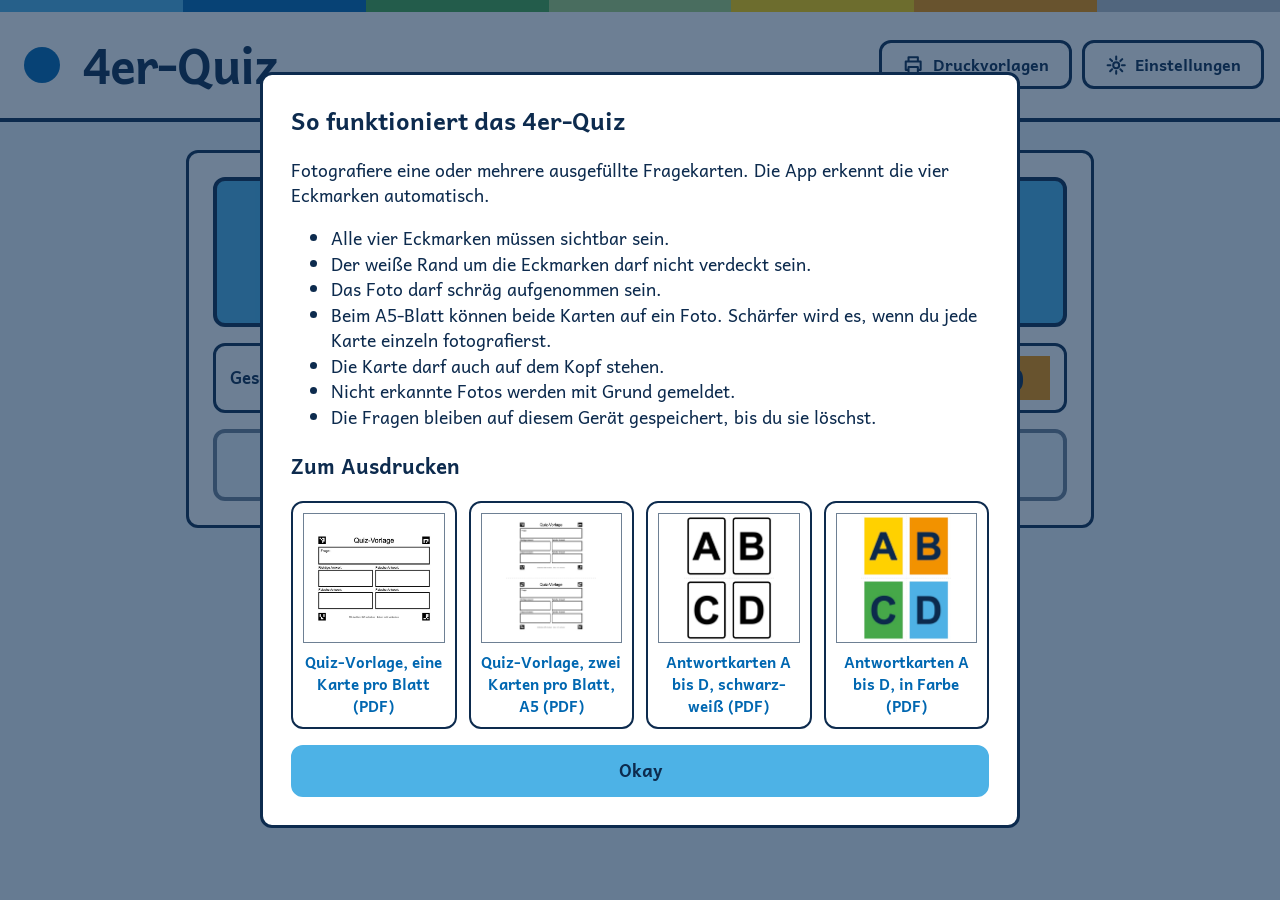
<file: index.html>
<!DOCTYPE html>
<html lang="de">
<head>
  <meta charset="UTF-8">
  <meta
    name="viewport"
    content="width=device-width, initial-scale=1.0, viewport-fit=cover"
  >

  <!--
    Über "Teilen > Zum Home-Bildschirm" startet die App ohne
    Safari-Leisten, also dauerhaft randlos.
  -->
  <meta name="apple-mobile-web-app-capable" content="yes">
  <meta name="mobile-web-app-capable" content="yes">
  <meta name="apple-mobile-web-app-title" content="4er-Quiz">
  <link rel="apple-touch-icon" href="icons/apple-touch-icon.png">
  <link rel="icon" type="image/png" sizes="192x192" href="icons/icon-192.png">
  <link rel="manifest" href="manifest.webmanifest">
  <meta name="theme-color" content="#4DB2E6">
  <meta
    name="apple-mobile-web-app-status-bar-style"
    content="black-translucent"
  >
  <title>4er-Quiz automatisch</title>
  <link rel="stylesheet" href="design.css?v=3">
  <link rel="stylesheet" href="style.css?v=1">
</head>

<body>
<svg width="0" height="0" style="position:absolute" aria-hidden="true">
  <symbol id="i-haken" viewBox="0 0 24 24"><path d="M4.5 12.5 10 18 19.5 6.5"/></symbol>
  <symbol id="i-kreuz" viewBox="0 0 24 24"><path d="M6 6l12 12M18 6 6 18"/></symbol>
  <symbol id="i-warnung" viewBox="0 0 24 24"><path d="M12 4 2.8 19.5h18.4zM12 10v4.5M12 17v.2"/></symbol>
  <symbol id="i-zahnrad" viewBox="0 0 24 24"><circle cx="12" cy="12" r="3.2"/><path d="M12 2.8v3M12 18.2v3M2.8 12h3M18.2 12h3M5.5 5.5l2.1 2.1M16.4 16.4l2.1 2.1M18.5 5.5l-2.1 2.1M7.6 16.4l-2.1 2.1"/></symbol>
  <symbol id="i-drucker" viewBox="0 0 24 24"><path d="M7 8V3.5h10V8M7 17H4V8h16v9h-3M7 14h10v6.5H7z"/></symbol>
  <symbol id="i-vollbild" viewBox="0 0 24 24"><path d="M4 9.5V4h5.5M14.5 4H20v5.5M20 14.5V20h-5.5M9.5 20H4v-5.5"/></symbol>
  <symbol id="i-vollbild-aus" viewBox="0 0 24 24"><path d="M9.5 4v5.5H4M20 9.5h-5.5V4M14.5 20v-5.5H20M4 14.5h5.5V20"/></symbol>
  <symbol id="i-uhr" viewBox="0 0 24 24"><circle cx="12" cy="13" r="7.5"/><path d="M12 9v4.5l2.5 1.5M9.5 2.8h5"/></symbol>
  <symbol id="i-hoch" viewBox="0 0 24 24"><path d="M12 19.5v-15M5.5 11 12 4.5 18.5 11"/></symbol>
  <symbol id="i-runter" viewBox="0 0 24 24"><path d="M12 4.5v15M5.5 13 12 19.5 18.5 13"/></symbol>
  <symbol id="i-ganz-hoch" viewBox="0 0 24 24"><path d="M5 4.5h14M12 20v-12M6 13.5 12 7.5l6 6"/></symbol>
  <symbol id="i-ganz-runter" viewBox="0 0 24 24"><path d="M5 19.5h14M12 4v12M6 10.5l6 6 6-6"/></symbol>
</svg>
<div class="band" aria-hidden="true"><i></i><i></i><i></i><i></i><i></i><i></i><i></i></div>

  <div id="introModal" class="modal-backdrop">
    <div class="modal">
      <h2>So funktioniert das 4er-Quiz</h2>

      <p>
        Fotografiere eine oder mehrere ausgefüllte Fragekarten.
        Die App erkennt die vier Eckmarken automatisch.
      </p>

      <ul>
        <li>Alle vier Eckmarken müssen sichtbar sein.</li>
        <li>Der weiße Rand um die Eckmarken darf nicht verdeckt sein.</li>
        <li>Das Foto darf schräg aufgenommen sein.</li>
        <li>
          Beim A5-Blatt können beide Karten auf ein Foto. Schärfer
          wird es, wenn du jede Karte einzeln fotografierst.
        </li>
        <li>Die Karte darf auch auf dem Kopf stehen.</li>
        <li>Nicht erkannte Fotos werden mit Grund gemeldet.</li>
        <li>
          Die Fragen bleiben auf diesem Gerät gespeichert, bis du
          sie löschst.
        </li>
      </ul>

      <h3>Zum Ausdrucken</h3>

      <div class="downloads">
        <a
          class="download"
          href="vorlage/quiz-vorlage.pdf"
          target="_blank"
        >
          <img
            src="vorlage/vorschau-quiz-vorlage.jpg"
            alt="Vorschau der Quiz-Vorlage"
          >
          <span>Quiz-Vorlage, eine Karte pro Blatt (PDF)</span>
        </a>

        <a
          class="download"
          href="vorlage/quiz-vorlage-a5.pdf"
          target="_blank"
        >
          <img
            src="vorlage/vorschau-quiz-vorlage-a5.jpg"
            alt="Vorschau der Vorlage mit zwei Karten"
          >
          <span>Quiz-Vorlage, zwei Karten pro Blatt, A5 (PDF)</span>
        </a>

        <a
          class="download"
          href="vorlage/abcd-karten.pdf"
          target="_blank"
        >
          <img
            src="vorlage/vorschau-abcd-karten.jpg"
            alt="Vorschau der Antwortkarten A bis D"
          >
          <span>Antwortkarten A bis D, schwarz-weiß (PDF)</span>
        </a>

        <a
          class="download"
          href="vorlage/abcd-karten-farbig.pdf"
          target="_blank"
        >
          <img
            src="vorlage/vorschau-abcd-karten-farbig.jpg"
            alt="Vorschau der farbigen Antwortkarten A bis D"
          >
          <span>Antwortkarten A bis D, in Farbe (PDF)</span>
        </a>
      </div>

      <button id="introOkButton" class="modal-ok">Okay</button>
    </div>
  </div>

  <div id="editorView">
    <header>
      <h1>4er-Quiz</h1>
      <div class="header-buttons">
        <button
          id="openTemplatesButton"
          class="secondary settings-button"
          aria-label="Druckvorlagen"
        >
          <svg class="symbol" aria-hidden="true"><use href="#i-drucker"/></svg>
          <span class="settings-button-text">Druckvorlagen</span>
        </button>
        <button
          id="openSettingsButton"
          class="secondary settings-button"
          aria-label="Einstellungen"
        >
          <svg class="symbol" aria-hidden="true"><use href="#i-zahnrad"/></svg>
          <span class="settings-button-text">Einstellungen</span>
        </button>
      </div>
    </header>

    <main>
      <section class="card">
        <label for="imageInput" class="photo-button">
          <span class="photo-icon" aria-hidden="true"></span>
          Foto aufnehmen
        </label>

        <input
          id="imageInput"
          type="file"
          accept="image/*"
          capture="environment"
          multiple
        >

        <div id="progressOuter" class="progress-outer">
          <div id="progressInner" class="progress-inner"></div>
        </div>

        <div class="question-counter-box">
          Gesammelte Fragen:
          <span id="questionCount">0</span>
        </div>

        <ul id="statusList" class="status-list"></ul>

        <figure id="lastCardPreview" class="last-card-preview">
          <figcaption>Zuletzt erkannte Karte</figcaption>
          <img id="lastCardImage" alt="Entzerrte Karte mit erkannten Feldern">
        </figure>

        <div class="controls">
          <button id="startQuizButton" class="success" disabled>
            Quiz starten
          </button>
        </div>
      </section>

      <section id="questionListSection" class="card question-list-section">
        <h2>Fragensammlung</h2>
        <div id="questionList" class="question-list"></div>
      </section>

      <section id="bottomDeleteSection" class="card bottom-delete-section">
        <button id="clearAllButton" class="danger">
          Alles löschen
        </button>
      </section>
    </main>
  </div>

  <div id="startView" class="start-view" hidden>
    <div class="start-inner">
      <h1 class="start-title">4er-Quiz</h1>

      <p class="start-count">
        <span id="startCount">0</span>
        <span id="startCountLabel">Fragen</span>
      </p>

      <ol class="start-steps">
        <li>
          <strong>Tafel verbinden</strong>
          <span>
            Kontrollzentrum öffnen, Bildschirmsynchronisierung
            wählen und die Tafel antippen.
          </span>
        </li>
        <li>
          <strong>Quiz beginnen</strong>
          <span>
            Wenn die Tafel das Bild zeigt, unten auf „Los geht's“
            tippen. Erst dann erscheint die erste Frage.
          </span>
        </li>
      </ol>

      <div class="start-actions">
        <button id="startBeginButton">Los geht's</button>
        <button id="startQrButton" class="secondary">
          QR-Code für die Schüler
        </button>
        <button id="startBackButton" class="secondary">Zurück</button>
      </div>
    </div>
  </div>

  <div id="quizView" class="quiz-screen">
    <div class="quiz-inner">
      <div class="quiz-topbar">
        <h1 class="quiz-title">
          4er-Quiz
          <span id="quizProgress" class="quiz-progress">1 / 1</span>
        </h1>

        <div class="quiz-top-actions">
          <button id="backButton" class="danger">
            Abbrechen
          </button>

          <button
            id="quizQrButton"
            class="secondary"
            title="QR-Code für die Antwortkarte zeigen"
          >
            QR
          </button>

          <button
            id="fullscreenButton"
            class="quiz-fullscreen-button"
            title="Vollbild einschalten"
          >
            <svg class="symbol" aria-hidden="true"><use href="#i-vollbild"/></svg>
          </button>
        </div>
      </div>

      <div class="quiz-question">
        <img id="quizQuestionImage" alt="Quizfrage">
      </div>

      <div class="quiz-answers">
        <div id="answerBoxA" class="quiz-answer">
          <div class="big-letter">A</div>
          <div class="answer-image-wrap">
            <img id="quizAnswerA" alt="Antwort A">
          </div>
        </div>

        <div id="answerBoxB" class="quiz-answer">
          <div class="big-letter">B</div>
          <div class="answer-image-wrap">
            <img id="quizAnswerB" alt="Antwort B">
          </div>
        </div>

        <div id="answerBoxC" class="quiz-answer">
          <div class="big-letter">C</div>
          <div class="answer-image-wrap">
            <img id="quizAnswerC" alt="Antwort C">
          </div>
        </div>

        <div id="answerBoxD" class="quiz-answer">
          <div class="big-letter">D</div>
          <div class="answer-image-wrap">
            <img id="quizAnswerD" alt="Antwort D">
          </div>
        </div>
      </div>

      <div class="quiz-controls">
        <button id="prevQuestionButton" class="secondary">
          Vorherige Frage
        </button>

        <button id="revealButton" class="secondary">
          Richtige Antwort zeigen
        </button>

        <button id="countdownButton">
          <svg class="symbol" aria-hidden="true"><use href="#i-uhr"/></svg> 3-2-1
        </button>

        <button id="nextQuestionButton" class="secondary">
          Nächste Frage
        </button>
      </div>
    </div>

    <div
      id="countdownOverlay"
      class="countdown"
      role="timer"
      aria-live="assertive"
      hidden
    ></div>

    <div
      id="answerZoom"
      class="answer-zoom"
      role="dialog"
      aria-modal="true"
      aria-labelledby="answerZoomLabel"
      hidden
    >
      <p id="answerZoomLabel" class="answer-zoom-label"></p>
      <img id="answerZoomImage" alt="">
      <p class="answer-zoom-hint">Tippen zum Schließen</p>
    </div>

    <div id="quizEnd" class="quiz-end" hidden>
      <h2 class="quiz-end-title">Geschafft!</h2>
      <p id="quizEndText" class="quiz-end-text"></p>

      <div class="quiz-end-actions">
        <button id="quizEndToCollectionButton">
          Zur Fragensammlung
        </button>
        <button id="quizRestartButton" class="secondary">
          Nochmal von vorn
        </button>
      </div>
    </div>
  </div>

  <div id="templatesModal" class="modal-backdrop" hidden>
    <div
      class="modal settings-modal"
      role="dialog"
      aria-modal="true"
      aria-labelledby="templatesTitle"
    >
      <h2 id="templatesTitle">Druckvorlagen</h2>

      <div class="downloads downloads-small">
        <a class="download" href="vorlage/quiz-vorlage.pdf" target="_blank">
          <img src="vorlage/vorschau-quiz-vorlage.jpg" alt="Vorschau: Quiz-Vorlage, eine Karte pro Blatt">
          <span>Quiz-Vorlage, eine Karte pro Blatt (PDF)</span>
        </a>
        <a class="download" href="vorlage/quiz-vorlage-a5.pdf" target="_blank">
          <img src="vorlage/vorschau-quiz-vorlage-a5.jpg" alt="Vorschau: Quiz-Vorlage, zwei Karten pro Blatt, A5">
          <span>Quiz-Vorlage, zwei Karten pro Blatt, A5 (PDF)</span>
        </a>
        <a class="download" href="vorlage/abcd-karten.pdf" target="_blank">
          <img src="vorlage/vorschau-abcd-karten.jpg" alt="Vorschau: Antwortkarten A bis D, schwarz-weiß">
          <span>Antwortkarten A bis D, schwarz-weiß (PDF)</span>
        </a>
        <a class="download" href="vorlage/abcd-karten-farbig.pdf" target="_blank">
          <img src="vorlage/vorschau-abcd-karten-farbig.jpg" alt="Vorschau: Antwortkarten A bis D, in Farbe">
          <span>Antwortkarten A bis D, in Farbe (PDF)</span>
        </a>
        <a class="download" href="vorlage/antwortkarte-qr.pdf" target="_blank">
          <img src="vorlage/vorschau-antwortkarte-qr.jpg" alt="Vorschau: QR-Code zur digitalen Antwortkarte">
          <span>QR-Code zur digitalen Antwortkarte (PDF)</span>
        </a>
      </div>

      <button id="closeTemplatesButton" class="modal-ok">Fertig</button>
    </div>
  </div>

  <div id="settingsModal" class="modal-backdrop" hidden>
    <div
      class="modal settings-modal"
      role="dialog"
      aria-modal="true"
      aria-labelledby="settingsTitle"
    >
      <h2 id="settingsTitle">Einstellungen</h2>

      <h3>Quiz</h3>

      <label class="setting">
        <input id="settingStepReveal" type="checkbox">
        <span>
          <strong>Antworten einzeln aufdecken</strong>
          <small>
            Erst nur die Frage, dann Antwort A, B, C und D nacheinander
            per Knopf oder durch Tippen auf ein Antwortfeld.
          </small>
        </span>
      </label>

      <label class="setting">
        <input id="settingZoomCorrect" type="checkbox">
        <span>
          <strong>Richtige Antwort groß zeigen</strong>
          <small>
            „Richtige Antwort zeigen“ öffnet sie bildschirmfüllend.
            Aus: Auf eine Antwort tippen zeigt sie groß.
          </small>
        </span>
      </label>

      <label class="setting">
        <input id="settingCountdownVoice" type="checkbox">
        <span>
          <strong>Countdown mit Stimme</strong>
          <small>
            Der Knopf „3-2-1“ spricht die Zahlen laut, mit der Stimme
            „Thorsten“. Funktioniert auch ohne Internet.
          </small>
        </span>
      </label>

      <label class="setting">
        <input id="settingShuffleQuestions" type="checkbox">
        <span>
          <strong>Fragen mischen</strong>
          <small>
            Aus: Fragen kommen in der Reihenfolge der Sammlung.
          </small>
        </span>
      </label>

      <label class="setting">
        <input id="settingShuffleAnswers" type="checkbox">
        <span>
          <strong>Antworten bei jedem Quiz neu mischen</strong>
          <small>
            An: Die richtige Antwort steht gleichmäßig verteilt auf
            A bis D, nie dreimal hintereinander am selben Platz.
            Aus: Jede Frage hat immer dieselbe Antwortreihenfolge,
            auch in späteren Durchgängen.
          </small>
        </span>
      </label>

      <h3>Fotos</h3>

      <label class="setting">
        <input id="settingEnhance" type="checkbox">
        <span>
          <strong>Handschrift aufbereiten</strong>
          <small>
            Papier wird weiß, Schrift schwarz und kräftig, und jedes
            Feld wird auf die Schrift zugeschnitten. Gilt für neue
            Fotos.
          </small>
        </span>
      </label>

      <h3>Hilfe</h3>

      <button id="openAnswerCardButton" class="secondary">
        Antwortkarte für Schüler öffnen
      </button>

      <p class="settings-hint">
        Zeigt einen QR-Code für die Tafel. Die Schüler scannen ihn mit
        dem iPad und sehen dann nur die Seiten A, B, C und D zum
        Durchwischen.
      </p>

      <button id="showHelpButton" class="secondary">
        Anleitung anzeigen
      </button>

      <p class="copyright-line" style="margin:16px 0 0;font-size:.8rem;opacity:.75;text-align:center;line-height:1.4">© 2026 Walteroelf · Work in Progress · <a href="https://github.com/Walteroelf/4erQuiz1/blob/main/LICENSE.md" target="_blank" rel="noopener" style="color:inherit">CC BY-NC-SA 4.0</a></p>

      <button id="closeSettingsButton" class="modal-ok">Fertig</button>
    </div>
  </div>

  <div id="answerCardView" class="answer-card-view" hidden>
    <div id="answerCardTrack" class="answer-card-track">
      <div class="answer-card-page"><div class="answer-card-frame">A</div></div>
      <div class="answer-card-page"><div class="answer-card-frame">B</div></div>
      <div class="answer-card-page"><div class="answer-card-frame">C</div></div>
      <div class="answer-card-page"><div class="answer-card-frame">D</div></div>
    </div>

    <div class="answer-card-bar">
      <div id="answerCardDots" class="answer-card-dots">
        <span></span><span></span><span></span><span></span>
      </div>
    </div>
  </div>

  <div id="qrView" class="qr-view" hidden>
    <h2 class="qr-title">Antwortkarte</h2>
    <img
      class="qr-image"
      src="vorlage/qr-karte.svg"
      alt="QR-Code zur Antwortkarte"
    >
    <p class="qr-text">
      Mit der Kamera scannen, dann zu A, B, C oder D wischen und das
      iPad hochhalten.
    </p>
    <p class="qr-hint">Tippen zum Schließen</p>
  </div>

  <div id="detailModal" class="modal-backdrop" hidden>
    <div
      class="modal detail-modal"
      role="dialog"
      aria-modal="true"
      aria-labelledby="detailTitle"
    >
      <h2 id="detailTitle">Frage</h2>

      <figure class="detail-field detail-question">
        <figcaption>Frage</figcaption>
        <img id="detailQuestion" alt="Frage">
      </figure>

      <div class="detail-answers">
        <figure class="detail-field detail-correct">
          <figcaption><svg class="symbol" aria-hidden="true"><use href="#i-haken"/></svg> Richtige Antwort</figcaption>
          <img id="detailCorrect" alt="Richtige Antwort">
        </figure>
        <figure class="detail-field">
          <figcaption>Falsche Antwort</figcaption>
          <img id="detailWrong1" alt="Falsche Antwort 1">
        </figure>
        <figure class="detail-field">
          <figcaption>Falsche Antwort</figcaption>
          <img id="detailWrong2" alt="Falsche Antwort 2">
        </figure>
        <figure class="detail-field">
          <figcaption>Falsche Antwort</figcaption>
          <img id="detailWrong3" alt="Falsche Antwort 3">
        </figure>
      </div>

      <button id="detailCloseButton" class="modal-ok">Schließen</button>
    </div>
  </div>

  <div class="hidden-work-area">
    <canvas id="sourceCanvas"></canvas>
    <canvas id="rectifiedCanvas"></canvas>

    <img id="questionPreview" alt="">
    <img id="correctPreview" alt="">
    <img id="wrong1Preview" alt="">
    <img id="wrong2Preview" alt="">
    <img id="wrong3Preview" alt="">
  </div>

  <script>
    let cvReady = false;
    let waitingFiles = [];

    window.Module = {
      onRuntimeInitialized() {
        cvReady = true;
        updateButtonStates();

        if (waitingFiles.length > 0) {
          const files = waitingFiles;
          waitingFiles = [];
          processFilesAutomatically(files);
        }
      }
    };
  </script>

  <script async src="opencv.js"></script>

  <script>
    const SYM = id =>
      `<svg class="symbol" aria-hidden="true"><use href="#i-${id}"/></svg>`;

    const introModal = document.getElementById("introModal");
    const introOkButton = document.getElementById("introOkButton");
    const imageInput = document.getElementById("imageInput");
    const startQuizButton = document.getElementById("startQuizButton");
    const clearAllButton = document.getElementById("clearAllButton");
    const bottomDeleteSection =
      document.getElementById("bottomDeleteSection");

    const progressOuter = document.getElementById("progressOuter");
    const progressInner = document.getElementById("progressInner");
    const statusList = document.getElementById("statusList");
    const lastCardPreview = document.getElementById("lastCardPreview");
    const lastCardImage = document.getElementById("lastCardImage");
    const questionCount = document.getElementById("questionCount");
    const questionListSection =
      document.getElementById("questionListSection");
    const questionList = document.getElementById("questionList");

    const sourceCanvas = document.getElementById("sourceCanvas");
    const sourceCtx = sourceCanvas.getContext("2d");

    const rectifiedCanvas = document.getElementById("rectifiedCanvas");
    const rectifiedCtx = rectifiedCanvas.getContext("2d");

    /*
     * Die Marken werden im kleinen sourceCanvas gesucht (schnell),
     * entzerrt wird aus diesem größeren Bild (scharfe Ausschnitte).
     */
    const hiResCanvas = document.createElement("canvas");
    const hiResCtx = hiResCanvas.getContext("2d");

    const questionPreview = document.getElementById("questionPreview");
    const correctPreview = document.getElementById("correctPreview");
    const wrong1Preview = document.getElementById("wrong1Preview");
    const wrong2Preview = document.getElementById("wrong2Preview");
    const wrong3Preview = document.getElementById("wrong3Preview");

    const editorView = document.getElementById("editorView");
    const quizView = document.getElementById("quizView");
    const quizProgress = document.getElementById("quizProgress");
    const quizQuestionImage =
      document.getElementById("quizQuestionImage");

    const quizAnswerA = document.getElementById("quizAnswerA");
    const quizAnswerB = document.getElementById("quizAnswerB");
    const quizAnswerC = document.getElementById("quizAnswerC");
    const quizAnswerD = document.getElementById("quizAnswerD");

    const answerBoxA = document.getElementById("answerBoxA");
    const answerBoxB = document.getElementById("answerBoxB");
    const answerBoxC = document.getElementById("answerBoxC");
    const answerBoxD = document.getElementById("answerBoxD");
    const quizAnswers = document.querySelector(".quiz-answers");

    const openSettingsButton =
      document.getElementById("openSettingsButton");
    const settingsModal = document.getElementById("settingsModal");
    const templatesModal = document.getElementById("templatesModal");
    const closeSettingsButton =
      document.getElementById("closeSettingsButton");
    const showHelpButton = document.getElementById("showHelpButton");
    const settingInputs = {
      stepReveal: document.getElementById("settingStepReveal"),
      zoomCorrect: document.getElementById("settingZoomCorrect"),
      countdownVoice: document.getElementById("settingCountdownVoice"),
      shuffleQuestions: document.getElementById("settingShuffleQuestions"),
      shuffleAnswers: document.getElementById("settingShuffleAnswers"),
      enhanceHandwriting: document.getElementById("settingEnhance")
    };

    const answerZoom = document.getElementById("answerZoom");
    const answerZoomLabel = document.getElementById("answerZoomLabel");
    const answerZoomImage = document.getElementById("answerZoomImage");
    const answerZoomHint = document.querySelector(".answer-zoom-hint");

    const quizEnd = document.getElementById("quizEnd");
    const quizEndText = document.getElementById("quizEndText");
    const quizEndToCollectionButton =
      document.getElementById("quizEndToCollectionButton");
    const quizRestartButton =
      document.getElementById("quizRestartButton");

    const detailModal = document.getElementById("detailModal");
    const detailTitle = document.getElementById("detailTitle");
    const detailCloseButton =
      document.getElementById("detailCloseButton");
    const detailImages = {
      question: document.getElementById("detailQuestion"),
      correct: document.getElementById("detailCorrect"),
      wrong1: document.getElementById("detailWrong1"),
      wrong2: document.getElementById("detailWrong2"),
      wrong3: document.getElementById("detailWrong3")
    };

    const revealButton = document.getElementById("revealButton");
    const countdownButton = document.getElementById("countdownButton");
    const countdownOverlay = document.getElementById("countdownOverlay");
    const backButton = document.getElementById("backButton");
    const fullscreenButton =
      document.getElementById("fullscreenButton");
    const prevQuestionButton =
      document.getElementById("prevQuestionButton");
    const nextQuestionButton =
      document.getElementById("nextQuestionButton");

    let loadedImage = null;
    let markerPoints = null;
    let activeLayout = null;
    let questions = [];
    let currentQuizIndex = 0;

    /*
     * Reihenfolge der Antworten je Frage, einmal beim Quizstart
     * gemischt. Beim Zurückblättern bleibt so jede Antwort unter
     * demselben Buchstaben.
     */
    let quizAnswerOrders = [];

    /*
     * Die Fragen dieses Durchgangs in Quiz-Reihenfolge.
     */
    let quizItems = [];

    /*
     * Wie viele Antworten je Frage schon aufgedeckt sind (0 bis 4).
     * Beim Zurückblättern bleibt der Stand erhalten.
     */
    let quizRevealed = [];
    const ANSWER_LETTERS = ["A", "B", "C", "D"];
    let correctLetter = null;
    let isProcessing = false;

    /*
     * Alle Maße stammen aus den Quiz-Vorlagen (2000 x 1563 Pixel)
     * und sind hier halbiert. Die Felder liegen knapp innerhalb
     * der schwarzen Rahmen.
     */
    const NORMALIZED_WIDTH = 1000;
    const NORMALIZED_HEIGHT = 782;

    /*
     * Die entzerrte Karte wird doppelt so groß berechnet wie die
     * Maße unten, damit Handschrift auch auf dem Beamer scharf ist.
     */
    const OUTPUT_SCALE = 2;

    const DETECTION_MAX_SIDE = 1800;
    const HI_RES_MAX_SIDE = 3200;

    /*
     * Ab dieser Kantenbreite (siehe measureEdgeWidth) gilt ein Foto
     * als unscharf. Ermittelt mit scharfen und weichgezeichneten
     * Testfotos beider Vorlagen: scharf etwa 1,6 bis 2,3, leicht
     * weich etwa 5,2, deutlich unscharf ab etwa 7,4 Pixel.
     */
    const MAX_EDGE_WIDTH = 6.5;

    const LAYOUTS = {
      /*
       * Neue Vorlage (vorlage/quiz-vorlage.svg) mit ArUco-Marken
       * aus DICT_4X4_50: 0 oben links, 1 oben rechts,
       * 2 unten rechts, 3 unten links. Die Punkte sind die
       * äußeren Ecken der Marken.
       */
      aruco: {
        markers: {
          topLeft: {
            x: 60,
            y: 60
          },
          topRight: {
            x: 940,
            y: 60
          },
          bottomRight: {
            x: 940,
            y: 721.5
          },
          bottomLeft: {
            x: 60,
            y: 721.5
          }
        },
        /*
         * Die Marken selbst (60 x 60), daran wird die Schärfe
         * gemessen: Sie sind auf jeder Karte gleich.
         */
        markerAreas: [
          { x: 60, y: 60, w: 60, h: 60 },
          { x: 880, y: 60, w: 60, h: 60 },
          { x: 880, y: 661.5, w: 60, h: 60 },
          { x: 60, y: 661.5, w: 60, h: 60 }
        ],
        fields: {
          /*
           * labelArea: Der gedruckte Hinweis "Frage:" steht im Feld
           * (relativ zum Feld, Bereich links oben). Beim Aufbereiten
           * wird er weiß übermalt, damit er nicht im Bild landet.
           */
          question: {
            x: 70,
            y: 150,
            w: 860,
            h: 120,
            labelArea: {
              x: 0,
              y: 0,
              w: 100,
              h: 40
            }
          },
          correct: {
            x: 70,
            y: 333,
            w: 410,
            h: 115
          },
          wrong1: {
            x: 520,
            y: 333,
            w: 410,
            h: 115
          },
          wrong2: {
            x: 70,
            y: 508,
            w: 410,
            h: 115
          },
          wrong3: {
            x: 520,
            y: 508,
            w: 410,
            h: 115
          }
        }
      },

      /*
       * Alte Vorlage: schwarze Quadrate, oben links mit weißem
       * Dreieck. Die Punkte sind die Mittelpunkte der Quadrate.
       */
      classic: {
        markers: {
          topLeft: {
            x: 60.5,
            y: 55
          },
          topRight: {
            x: 937.5,
            y: 55
          },
          bottomRight: {
            x: 936.25,
            y: 730.75
          },
          bottomLeft: {
            x: 59.5,
            y: 730.75
          }
        },
        markerAreas: [
          { x: 29.5, y: 24, w: 62, h: 62 },
          { x: 906.5, y: 24, w: 62, h: 62 },
          { x: 905.25, y: 699.75, w: 62, h: 62 },
          { x: 28.5, y: 699.75, w: 62, h: 62 }
        ],
        fields: {
          question: {
            x: 39,
            y: 103,
            w: 920,
            h: 156
          },
          correct: {
            x: 36,
            y: 312,
            w: 439,
            h: 156
          },
          wrong1: {
            x: 517,
            y: 312,
            w: 439,
            h: 156
          },
          wrong2: {
            x: 36,
            y: 526,
            w: 439,
            h: 156
          },
          wrong3: {
            x: 517,
            y: 526,
            w: 439,
            h: 156
          }
        }
      }
    };

    introOkButton.addEventListener("click", () => {
      introModal.style.display = "none";
    });

    quizEndToCollectionButton.addEventListener("click", leaveQuiz);
    quizRestartButton.addEventListener("click", beginQuiz);

    detailCloseButton.addEventListener("click", closeQuestionDetail);
    detailModal.addEventListener("click", event => {
      if (event.target === detailModal) {
        closeQuestionDetail();
      }
    });
    document.addEventListener("keydown", event => {
      if (event.key === "Escape" && !countdownOverlay.hidden) {
        cancelCountdown();
        return;
      }

      if (event.key === "Escape" && !answerZoom.hidden) {
        closeZoom();
        return;
      }

      if (event.key === "Escape" && !templatesModal.hidden) {
        templatesModal.hidden = true;
        return;
      }

      if (event.key === "Escape" && !settingsModal.hidden) {
        closeSettings();
        return;
      }

      if (event.key === "Escape" && !detailModal.hidden) {
        closeQuestionDetail();
      }
    });

    imageInput.addEventListener("change", handleFileSelection);
    startQuizButton.addEventListener("click", openStartPage);
    clearAllButton.addEventListener("click", clearEverything);
    revealButton.addEventListener("click", handleRevealButton);
    countdownButton.addEventListener("click", startCountdown);
    countdownOverlay.addEventListener("click", cancelCountdown);

    [answerBoxA, answerBoxB, answerBoxC, answerBoxD].forEach(
      (box, position) => {
        box.addEventListener("click", () => zoomAnswer(position));
      }
    );
    quizQuestionImage.addEventListener("click", () => {
      openZoom("Frage", quizQuestionImage.src);
    });
    answerZoom.addEventListener("click", closeZoom);
    answerZoomImage.addEventListener("load", sizeAnswerZoom);
    window.addEventListener("resize", sizeAnswerZoom);
    backButton.addEventListener("click", confirmBackToEditor);
    fullscreenButton.addEventListener("click", toggleFullscreen);
    prevQuestionButton.addEventListener("click", showPreviousQuestion);
    nextQuestionButton.addEventListener("click", showNextQuestion);

    document.addEventListener(
      "fullscreenchange",
      updateFullscreenButton
    );
    document.addEventListener(
      "webkitfullscreenchange",
      updateFullscreenButton
    );

    /*
     * Der Knopf steht immer oben rechts. Als App vom Home-Bildschirm
     * gestartet ist die Ansicht schon randlos, und manche Browser
     * (z. B. auf dem iPhone oder in der Vorschau anderer Apps) können
     * kein Vollbild. Dann ist er blasser, und ein Tipp erklärt, warum
     * es nicht geht, statt dass er einfach verschwindet.
     */
    const isStandalone =
      window.navigator.standalone === true ||
      window.matchMedia("(display-mode: standalone)").matches;
    const canFullscreen =
      !!(quizView.requestFullscreen || quizView.webkitRequestFullscreen);

    if (isStandalone || !canFullscreen) {
      fullscreenButton.classList.add("is-unavailable");
    }

    updateQuestionCollectionView();

    /*
     * Speicherung der Fragen im Browser (IndexedDB), damit sie
     * Neuladen und das Schließen des Tabs überstehen. Jede Frage
     * ist ein eigener Eintrag, die Reihenfolge steht separat.
     * Schlägt etwas fehl, läuft die App ohne Speicherung weiter.
     *
     * 4erQuiz1 und die Testumgebung liegen beide unter
     * walteroelf.github.io und würden sich sonst einen Speicher
     * teilen. Die Testumgebung (erkannt am Ordnernamen) bekommt
     * deshalb einen eigenen; alle anderen behalten den bisherigen
     * Namen, damit vorhandene Fragen erhalten bleiben.
     */
    const IS_TEST_ENVIRONMENT =
      location.pathname.includes("Testumgebung");
    const DB_NAME = IS_TEST_ENVIRONMENT
      ? "4er-quiz-testumgebung"
      : "4er-quiz";
    const DB_VERSION = 1;
    const QUESTION_STORE = "questions";
    const META_STORE = "meta";

    let dbPromise = null;
    let storageWarningShown = false;

    function openDatabase() {
      if (!dbPromise) {
        dbPromise = new Promise((resolve, reject) => {
          const request = indexedDB.open(DB_NAME, DB_VERSION);

          request.onupgradeneeded = () => {
            const db = request.result;
            db.createObjectStore(QUESTION_STORE, { keyPath: "id" });
            db.createObjectStore(META_STORE);
          };

          request.onsuccess = () => resolve(request.result);
          request.onerror = () => reject(request.error);
        });
      }

      return dbPromise;
    }

    async function runTransaction(storeNames, work) {
      const db = await openDatabase();

      return new Promise((resolve, reject) => {
        const transaction = db.transaction(storeNames, "readwrite");
        const result = work(transaction);

        transaction.oncomplete = () => resolve(result);
        transaction.onerror = () => reject(transaction.error);
        transaction.onabort = () => reject(transaction.error);
      });
    }

    function handleStorageError(error) {
      console.error(error);

      if (!storageWarningShown) {
        storageWarningShown = true;
        addStatus(
          "warn",
          "Die Fragen konnten nicht im Browser gespeichert " +
          "werden. Sie gehen beim Neuladen verloren."
        );
      }
    }

    function createQuestionId() {
      return Date.now().toString(36) +
        Math.random().toString(36).slice(2, 8);
    }

    function saveQuestion(question) {
      runTransaction([QUESTION_STORE], transaction => {
        transaction.objectStore(QUESTION_STORE).put(question);
      }).catch(handleStorageError);
    }

    function saveQuestionOrder() {
      const ids = questions.map(question => question.id);

      runTransaction([META_STORE], transaction => {
        transaction.objectStore(META_STORE).put(ids, "order");
      }).catch(handleStorageError);
    }

    function deleteSavedQuestion(id) {
      runTransaction([QUESTION_STORE], transaction => {
        transaction.objectStore(QUESTION_STORE).delete(id);
      }).catch(handleStorageError);
    }

    function clearSavedQuestions() {
      runTransaction([QUESTION_STORE, META_STORE], transaction => {
        transaction.objectStore(QUESTION_STORE).clear();
        transaction.objectStore(META_STORE).clear();
      }).catch(handleStorageError);
    }

    async function loadSavedQuestions() {
      try {
        /*
         * Bittet den Browser, die Daten nicht automatisch zu
         * löschen, wenn der Speicher knapp wird.
         */
        if (navigator.storage && navigator.storage.persist) {
          navigator.storage.persist().catch(() => {});
        }

        const db = await openDatabase();

        const [saved, order] = await new Promise((resolve, reject) => {
          const transaction = db.transaction(
            [QUESTION_STORE, META_STORE],
            "readonly"
          );
          const all = transaction.objectStore(QUESTION_STORE).getAll();
          const ids = transaction.objectStore(META_STORE).get("order");

          transaction.oncomplete = () =>
            resolve([all.result || [], ids.result || []]);
          transaction.onerror = () => reject(transaction.error);
        });

        if (saved.length === 0) {
          return;
        }

        /*
         * Fragen in der gespeicherten Reihenfolge, danach eventuell
         * fehlende (z. B. wenn das Speichern der Reihenfolge
         * fehlschlug) nach Aufnahmezeit.
         */
        const byId = new Map(saved.map(question => [question.id, question]));
        const ordered = order
          .filter(id => byId.has(id))
          .map(id => byId.get(id));
        const rest = saved
          .filter(question => !order.includes(question.id))
          .sort((a, b) => a.createdAt - b.createdAt);

        /*
         * Falls schon während des Ladens fotografiert wurde, kommen
         * die neuen Fragen hinten an.
         */
        questions = [...ordered, ...rest, ...questions];

        updateQuestionCollectionView();
        addStatus(
          "ok",
          `${saved.length} gespeicherte ` +
          `${saved.length === 1 ? "Frage" : "Fragen"} geladen.`
        );
      } catch (error) {
        handleStorageError(error);
      }
    }

    loadSavedQuestions();

    /*
     * Einstellungen. Gemerkt werden sie nur auf diesem Gerät;
     * Testumgebung und 4erQuiz1 getrennt.
     */
    const SETTINGS_KEY = IS_TEST_ENVIRONMENT
      ? "4er-quiz-testumgebung:einstellungen"
      : "4er-quiz:einstellungen";

    const DEFAULT_SETTINGS = {
      stepReveal: true,
      zoomCorrect: true,
      countdownVoice: true,
      shuffleQuestions: false,
      shuffleAnswers: true,
      enhanceHandwriting: true
    };

    const settings = loadSettings();

    function loadSettings() {
      const loaded = { ...DEFAULT_SETTINGS };

      try {
        const stored = JSON.parse(
          localStorage.getItem(SETTINGS_KEY) || "{}"
        );
        Object.keys(DEFAULT_SETTINGS).forEach(key => {
          if (typeof stored[key] === "boolean") {
            loaded[key] = stored[key];
          }
        });

        /*
         * Früherer Einzelschalter "Antworten einzeln aufdecken".
         */
        const legacyKey = IS_TEST_ENVIRONMENT
          ? "4er-quiz-testumgebung:einzeln-aufdecken"
          : "4er-quiz:einzeln-aufdecken";
        const legacy = localStorage.getItem(legacyKey);

        if (legacy !== null && stored.stepReveal === undefined) {
          loaded.stepReveal = legacy === "1";
        }
      } catch (error) {
        // Ohne Speicher gelten die Standardwerte.
      }

      return loaded;
    }

    function saveSettings() {
      try {
        localStorage.setItem(SETTINGS_KEY, JSON.stringify(settings));
      } catch (error) {
        // Ohne Speicher gelten die Einstellungen bis zum Neuladen.
      }
    }

    Object.entries(settingInputs).forEach(([key, input]) => {
      input.checked = settings[key];
      input.addEventListener("change", () => {
        settings[key] = input.checked;
        saveSettings();
      });
    });

    settingInputs.countdownVoice.addEventListener("change", () => {
      if (settingInputs.countdownVoice.checked) {
        loadCountdownSounds();
      }
    });

    /*
     * Antwortkarte: Schüler ohne gedruckte Karten scannen den QR-Code
     * (?karte) und sehen nur die Wischseiten A bis D; es gibt nichts
     * sonst und keinen Weg zurück in die App. Der Bildschirm bleibt
     * dabei an.
     */
    const answerCardView = document.getElementById("answerCardView");
    const answerCardTrack = document.getElementById("answerCardTrack");
    const answerCardDots =
      [...document.querySelectorAll("#answerCardDots span")];
    let answerCardWakeLock = null;

    function requestAnswerCardWakeLock() {
      if (!("wakeLock" in navigator)) {
        return;
      }

      navigator.wakeLock.request("screen")
        .then(lock => {
          answerCardWakeLock = lock;
        })
        .catch(() => {
          // Ohne Wachhalten dunkelt das Gerät eben irgendwann ab.
        });
    }

    function updateAnswerCardDots() {
      const index = Math.round(
        answerCardTrack.scrollLeft / answerCardTrack.clientWidth
      );

      answerCardDots.forEach((dot, position) => {
        dot.classList.toggle("is-current", position === index);
      });
    }

    function openAnswerCard() {
      answerCardView.hidden = false;
      answerCardTrack.scrollLeft = 0;
      updateAnswerCardDots();
      requestAnswerCardWakeLock();
    }

    answerCardTrack.addEventListener("scroll", updateAnswerCardDots);
    answerCardTrack.addEventListener("scrollend", updateAnswerCardDots);

    /*
     * Zusätzlich beobachten, welche Seite im Bild steht; das
     * erwischt auch Sprünge, bei denen kein Scroll-Ereignis mehr
     * mit der Endposition ankommt.
     */
    if ("IntersectionObserver" in window) {
      const pageObserver = new IntersectionObserver(entries => {
        entries.forEach(entry => {
          if (entry.isIntersecting) {
            const position = [...answerCardTrack.children]
              .indexOf(entry.target);

            answerCardDots.forEach((dot, index) => {
              dot.classList.toggle("is-current", index === position);
            });
          }
        });
      }, { root: answerCardTrack, threshold: 0.6 });

      [...answerCardTrack.children].forEach(page => {
        pageObserver.observe(page);
      });
    }

    const qrView = document.getElementById("qrView");

    /*
     * Im Vollbild ist nur das Quiz sichtbar. Läuft es, wandert die
     * QR-Ansicht deshalb hinein, sonst liegt sie über der ganzen Seite.
     */
    function showQrView() {
      const inQuiz = getComputedStyle(quizView).display !== "none";

      (inQuiz ? quizView : document.body).appendChild(qrView);
      qrView.hidden = false;
    }

    document.getElementById("openAnswerCardButton")
      .addEventListener("click", () => {
        closeSettings();
        showQrView();
      });
    document.getElementById("quizQrButton")
      .addEventListener("click", showQrView);
    qrView.addEventListener("click", () => {
      qrView.hidden = true;
    });
    document.addEventListener("visibilitychange", () => {
      if (!answerCardView.hidden && document.visibilityState === "visible") {
        requestAnswerCardWakeLock();
      }
    });

    if (new URLSearchParams(location.search).has("karte")) {
      introModal.style.display = "none";
      openAnswerCard();
    }

    function openSettings() {
      settingsModal.hidden = false;
      closeSettingsButton.focus();
    }

    function closeSettings() {
      settingsModal.hidden = true;
    }

    document.getElementById("openTemplatesButton")
      .addEventListener("click", () => {
        templatesModal.hidden = false;
      });
    document.getElementById("closeTemplatesButton")
      .addEventListener("click", () => {
        templatesModal.hidden = true;
      });
    templatesModal.addEventListener("click", event => {
      if (event.target === templatesModal) {
        templatesModal.hidden = true;
      }
    });

    openSettingsButton.addEventListener("click", openSettings);
    closeSettingsButton.addEventListener("click", closeSettings);
    settingsModal.addEventListener("click", event => {
      if (event.target === settingsModal) {
        closeSettings();
      }
    });
    showHelpButton.addEventListener("click", () => {
      closeSettings();
      introModal.style.display = "flex";
    });

    /*
     * Offline-Betrieb: sw.js speichert die App beim ersten Öffnen,
     * danach startet sie auch ohne Internet.
     */
    if ("serviceWorker" in navigator) {
      window.addEventListener("load", () => {
        navigator.serviceWorker.register("sw.js").catch(error => {
          console.warn("Offline-Speicher nicht verfügbar.", error);
        });
      });
    }

    function setProgress(done, total) {
      if (total <= 0) {
        progressOuter.style.display = "none";
        progressInner.style.width = "0%";
        return;
      }

      progressOuter.style.display = "block";
      progressInner.style.width =
        Math.round(done / total * 100) + "%";
    }

    function updateButtonStates() {
      const hasQuestions = questions.length > 0;

      startQuizButton.disabled =
        !hasQuestions || isProcessing;

      bottomDeleteSection.style.display =
        hasQuestions ? "block" : "none";
    }

    function handleFileSelection(event) {
      const files = Array.from(event.target.files || []);

      if (files.length === 0) {
        return;
      }

      if (!cvReady) {
        waitingFiles = files;
        return;
      }

      processFilesAutomatically(files);
    }

    async function processFilesAutomatically(files) {
      if (isProcessing) {
        return;
      }

      isProcessing = true;
      statusList.innerHTML = "";
      updateButtonStates();
      setProgress(0, files.length);

      for (let i = 0; i < files.length; i++) {
        const file = files[i];

        /*
         * Kamerafotos heißen auf dem iPhone alle "image.jpg",
         * deshalb werden sie durchnummeriert.
         */
        const label = files.length > 1 ? `Foto ${i + 1}` : "Foto";

        try {
          loadedImage = await loadImageFromFile(file);

          prepareCanvasesForLoadedImage();
          drawSourceImage();

          const detection = autoDetectMarkers();

          if (!detection.ok) {
            addStatus("error", `${label}: ${detection.reason}`);
          } else {
            detection.cards.forEach((card, cardIndex) => {
              const cardLabel = detection.cards.length > 1
                ? `${label}, Karte ${cardIndex + 1}`
                : label;

              markerPoints = card.points;
              activeLayout = card.layout;
              addQuestionFromCard(cardLabel);
            });

            if (detection.partial > 0) {
              addStatus(
                "warn",
                `${label}: Eine weitere Karte war nur teilweise ` +
                "im Bild und wurde übersprungen."
              );
            }
          }
        } catch (error) {
          console.error(error);
          addStatus(
            "error",
            `${label}: Das Bild konnte nicht verarbeitet werden.`
          );
        } finally {
          releaseCanvas(hiResCanvas);
        }

        setProgress(i + 1, files.length);
      }

      isProcessing = false;
      imageInput.value = "";
      updateButtonStates();

      setTimeout(() => setProgress(0, 0), 900);
    }

    /*
     * Entzerrt die Karte zu markerPoints/activeLayout, speichert sie
     * als neue Frage und meldet das Ergebnis.
     */
    function addQuestionFromCard(label) {
      const { crops, edgeWidth } = rectifyAndCrop();

      const question = {
        id: createQuestionId(),
        ...crops,
        createdAt: Date.now()
      };

      questions.push(question);
      saveQuestion(question);
      saveQuestionOrder();

      showLatestCrops(crops);
      showCardPreview();
      updateQuestionCollectionView();

      const number = questions.length;

      if (edgeWidth > MAX_EDGE_WIDTH) {
        addStatus(
          "warn",
          `${label}: als Frage ${number} übernommen, ` +
          "aber das Foto ist unscharf. Prüfe die Vorschau " +
          "und fotografiere die Karte sonst neu."
        );
      } else {
        addStatus(
          "ok",
          `${label}: als Frage ${number} übernommen.`
        );
      }
    }

    function loadImageFromFile(file) {
      return new Promise((resolve, reject) => {
        const image = new Image();

        image.onload = () => {
          URL.revokeObjectURL(image.src);
          resolve(image);
        };

        image.onerror = () => {
          reject(new Error("Bild konnte nicht geladen werden."));
        };

        image.src = URL.createObjectURL(file);
      });
    }

    function fitScale(maxSide) {
      return Math.min(
        1,
        maxSide / Math.max(
          loadedImage.width,
          loadedImage.height
        )
      );
    }

    function prepareCanvasesForLoadedImage() {
      const scale = fitScale(DETECTION_MAX_SIDE);
      sourceCanvas.width = Math.round(loadedImage.width * scale);
      sourceCanvas.height = Math.round(loadedImage.height * scale);

      const hiResScale = fitScale(HI_RES_MAX_SIDE);
      hiResCanvas.width = Math.round(loadedImage.width * hiResScale);
      hiResCanvas.height = Math.round(loadedImage.height * hiResScale);

      rectifiedCanvas.width = NORMALIZED_WIDTH * OUTPUT_SCALE;
      rectifiedCanvas.height = NORMALIZED_HEIGHT * OUTPUT_SCALE;
    }

    function drawSourceImage() {
      sourceCtx.drawImage(
        loadedImage,
        0,
        0,
        sourceCanvas.width,
        sourceCanvas.height
      );

      hiResCtx.drawImage(
        loadedImage,
        0,
        0,
        hiResCanvas.width,
        hiResCanvas.height
      );
    }

    /*
     * Safari auf dem iPhone gibt Canvas-Speicher nur frei,
     * wenn die Größe auf 0 gesetzt wird.
     */
    function releaseCanvas(canvas) {
      canvas.width = 0;
      canvas.height = 0;
    }

    /*
     * Sucht zuerst die ArUco-Marken der neuen Vorlage. Werden sie
     * nicht gefunden, folgt die Erkennung der alten Vorlage, damit
     * bereits gedruckte Karten weiter funktionieren.
     */
    function autoDetectMarkers() {
      activeLayout = null;
      markerPoints = null;

      const aruco = detectArucoMarkers();

      if (aruco.cards.length > 0) {
        return {
          ok: true,
          cards: aruco.cards.map(points => ({
            layout: LAYOUTS.aruco,
            points
          })),
          partial: aruco.partial
        };
      }

      /*
       * Teilweise gefundene ArUco-Marken: Es ist die neue Vorlage,
       * aber Ecken fehlen oder sind verdeckt.
       */
      if (aruco.partial > 0) {
        return {
          ok: false,
          reason:
            `Nur ${aruco.partial} von 4 Eckmarken erkannt. ` +
            "Sind alle Ecken im Bild und nicht verdeckt?"
        };
      }

      const classicResult = detectClassicMarkers();

      if (classicResult === "ok") {
        return {
          ok: true,
          cards: [{ layout: LAYOUTS.classic, points: markerPoints }],
          partial: 0
        };
      }

      if (classicResult === "no-triangle") {
        return {
          ok: false,
          reason:
            "Ecke oben links (Dreieck) nicht eindeutig erkannt."
        };
      }

      return {
        ok: false,
        reason:
          "Keine Eckmarken gefunden. Ist die ganze Karte im Bild?"
      };
    }

    /*
     * Jede Karte hat vier Marken mit fortlaufenden Nummern: die
     * einzelne Karte und die obere auf dem A5-Blatt 0 bis 3, die
     * untere auf dem A5-Blatt 4 bis 7. So lassen sich beide Karten
     * eines Blatts in einem Foto erkennen.
     */
    const ARUCO_CARD_SETS = 2;

    /*
     * Liefert { cards, partial }: cards enthält für jede vollständig
     * erkannte Karte ihre vier Eckpunkte (oben links, oben rechts,
     * unten rechts, unten links), partial die größte Anzahl Marken
     * einer nur teilweise sichtbaren Karte.
     */
    function detectArucoMarkers() {
      let src = null;
      let gray = null;
      let dictionary = null;
      let parameters = null;
      let refineParameters = null;
      let detector = null;
      let corners = null;
      let ids = null;
      let rejected = null;

      try {
        src = cv.imread(sourceCanvas);
        gray = new cv.Mat();
        cv.cvtColor(src, gray, cv.COLOR_RGBA2GRAY);

        dictionary = cv.getPredefinedDictionary(cv.DICT_4X4_50);
        parameters = new cv.aruco_DetectorParameters();
        refineParameters = new cv.aruco_RefineParameters(10, 3, true);
        detector = new cv.aruco_ArucoDetector(
          dictionary,
          parameters,
          refineParameters
        );

        corners = new cv.MatVector();
        ids = new cv.Mat();
        rejected = new cv.MatVector();

        detector.detectMarkers(gray, corners, ids, rejected);

        /*
         * Jede Marke liefert ihre Ecken in der Reihenfolge oben
         * links, oben rechts, unten rechts, unten links. Für die
         * Marke an Kartenecke n (Nummer modulo 4) ist Ecke n genau
         * die Ecke, die zur Kartenecke zeigt.
         */
        const found = [];

        for (let i = 0; i < corners.size(); i++) {
          const id = ids.data32S[i];

          if (id < 0 || id >= ARUCO_CARD_SETS * 4 || found[id]) {
            continue;
          }

          const corner = id % 4;
          const data = corners.get(i).data32F;

          found[id] = {
            x: data[corner * 2],
            y: data[corner * 2 + 1]
          };
        }

        const cards = [];
        let partial = 0;

        for (let set = 0; set < ARUCO_CARD_SETS; set++) {
          const points = [0, 1, 2, 3].map(corner => found[set * 4 + corner]);
          const count = points.filter(Boolean).length;

          if (count === 4) {
            cards.push(points);
          } else {
            partial = Math.max(partial, count);
          }
        }

        return { cards, partial };
      } catch (error) {
        console.error(error);
        return { cards: [], partial: 0 };
      } finally {
        [
          src,
          gray,
          dictionary,
          parameters,
          refineParameters,
          detector,
          corners,
          ids,
          rejected
        ].forEach(item => {
          if (item) item.delete();
        });
      }
    }

    /*
     * Erkennt die vier schwarzen Eckmarken der alten Vorlage und
     * wertet zusätzlich den Innenbereich jeder Marke aus.
     * Ergebnis: "ok", "few-markers", "no-triangle" oder "error".
     */
    function detectClassicMarkers() {
      let src = null;
      let gray = null;
      let binary = null;
      let contours = null;
      let hierarchy = null;

      try {
        src = cv.imread(sourceCanvas);
        gray = new cv.Mat();
        binary = new cv.Mat();
        contours = new cv.MatVector();
        hierarchy = new cv.Mat();

        cv.cvtColor(src, gray, cv.COLOR_RGBA2GRAY);

        cv.threshold(
          gray,
          binary,
          0,
          255,
          cv.THRESH_BINARY_INV + cv.THRESH_OTSU
        );

        cv.findContours(
          binary,
          contours,
          hierarchy,
          /*
           * Alle Konturen, nicht nur die äußeren: Liegt die Karte
           * auf einem dunklen Tisch, wäre sonst nur der Hintergrund
           * eine äußere Kontur und die Eckmarken lägen darin.
           */
          cv.RETR_LIST,
          cv.CHAIN_APPROX_SIMPLE
        );

        const imageArea =
          sourceCanvas.width * sourceCanvas.height;

        const candidates = [];

        for (let i = 0; i < contours.size(); i++) {
          const contour = contours.get(i);
          const rect = cv.boundingRect(contour);
          const area = cv.contourArea(contour);
          const ratio = rect.width / rect.height;
          const rectArea = rect.width * rect.height;
          const fillRatio = area / rectArea;

          const minArea = imageArea * 0.00035;
          const maxArea = imageArea * 0.03;

          const isSquareLike =
            ratio > 0.65 &&
            ratio < 1.45 &&
            area > minArea &&
            area < maxArea &&
            fillRatio > 0.45;

          if (isSquareLike) {
            candidates.push({
              x: rect.x + rect.width / 2,
              y: rect.y + rect.height / 2,
              width: rect.width,
              height: rect.height,
              rect,
              area
            });
          }

          contour.delete();
        }

        if (candidates.length < 4) {
          return "few-markers";
        }

        candidates.sort((a, b) => b.area - a.area);

        const bestFour = candidates.slice(0, 4);

        /*
         * Das Dreieck wird direkt in jeder Eckmarke gesucht.
         * Die Marke mit dem Dreieck ist die echte obere linke Ecke.
         */
        const triangleScores = bestFour.map(candidate => ({
          candidate,
          score: detectTriangleScore(
            binary,
            candidate
          )
        }));

        triangleScores.sort((a, b) => b.score - a.score);

        const triangleCandidate = triangleScores[0];

        /*
         * Nur die Marke oben links hat ein weißes Dreieck. Ist
         * keine Marke deutlich heller als die anderen, wird das
         * Foto lieber als nicht erkannt gemeldet als falsch
         * gedreht übernommen.
         */
        const secondScore =
          triangleScores[1]?.score || 0;

        const triangleIsReliable =
          triangleCandidate.score >= 0.04 &&
          triangleCandidate.score > secondScore * 2;

        if (!triangleIsReliable) {
          console.warn(
            "Dreieck nicht eindeutig erkannt.",
            triangleScores
          );
          return "no-triangle";
        }

        markerPoints = orderPointsFromTriangle(
          bestFour,
          triangleCandidate.candidate
        );

        return "ok";
      } catch (error) {
        console.error(error);
        markerPoints = null;
        return "error";
      } finally {
        if (src) src.delete();
        if (gray) gray.delete();
        if (binary) binary.delete();
        if (contours) contours.delete();
        if (hierarchy) hierarchy.delete();
      }
    }

    /*
     * Prüft den inneren Bereich einer quadratischen Marke und
     * liefert den Anteil heller Pixel (das weiße Dreieck).
     */
    function detectTriangleScore(binary, candidate) {
      const r = candidate.rect;

      const marginX = Math.round(r.width * 0.18);
      const marginY = Math.round(r.height * 0.18);

      const x0 = r.x + marginX;
      const y0 = r.y + marginY;
      const w = r.width - marginX * 2;
      const h = r.height - marginY * 2;

      if (w <= 4 || h <= 4) {
        return 0;
      }

      /*
       * Ein ROI ist nur ein Ausschnitt des großen Bildes.
       * Erst die Kopie liegt Zeile für Zeile lückenlos im
       * Speicher, sodass y * cols + x stimmt.
       */
      const view = binary.roi(
        new cv.Rect(x0, y0, w, h)
      );
      const roi = view.clone();
      view.delete();

      try {
        /*
         * Im invertierten Binärbild ist Schwarz 255 und Weiß 0.
         * Die Eckmarken sind volle schwarze Quadrate, nur die
         * Marke oben links enthält ein weißes Dreieck. Deshalb
         * zählt hier der Anteil heller Pixel im Inneren.
         */
        const data = roi.data;
        let light = 0;

        for (let i = 0; i < w * h; i++) {
          if (data[i] === 0) {
            light++;
          }
        }

        return light / (w * h);
      } finally {
        roi.delete();
      }
    }

    /*
     * Ordnet die vier Punkte relativ zur erkannten Dreiecksecke.
     * Die Dreiecksecke wird dadurch immer zu markers.topLeft.
     */
    function orderPointsFromTriangle(points, trianglePoint) {
      /*
       * Die Punkte werden im Uhrzeigersinn um ihren Mittelpunkt
       * sortiert. Danach beginnt die Reihe bei der Dreiecksecke.
       * So bleibt die Reihenfolge auch bei gedrehten Karten
       * eindeutig.
       */
      const centerX =
        points.reduce((sum, point) => sum + point.x, 0) / 4;
      const centerY =
        points.reduce((sum, point) => sum + point.y, 0) / 4;

      const clockwise = [...points].sort((a, b) =>
        Math.atan2(a.y - centerY, a.x - centerX) -
        Math.atan2(b.y - centerY, b.x - centerX)
      );

      const start = clockwise.indexOf(trianglePoint);

      return [0, 1, 2, 3].map(
        offset => clockwise[(start + offset) % 4]
      );
    }

    function rectifyAndCrop() {
      if (!markerPoints) {
        throw new Error("Keine Eckmarken gefunden.");
      }

      let src = null;
      let dst = null;
      let srcTri = null;
      let dstTri = null;
      let matrix = null;

      /*
       * Die Marken wurden im kleinen Bild gefunden, entzerrt wird
       * aus dem großen. Deshalb werden die Punkte umgerechnet.
       */
      const s = hiResCanvas.width / sourceCanvas.width;
      const o = OUTPUT_SCALE;
      const target = activeLayout.markers;

      try {
        src = cv.imread(hiResCanvas);
        dst = new cv.Mat();

        srcTri = cv.matFromArray(4, 1, cv.CV_32FC2, [
          markerPoints[0].x * s,
          markerPoints[0].y * s,

          markerPoints[1].x * s,
          markerPoints[1].y * s,

          markerPoints[2].x * s,
          markerPoints[2].y * s,

          markerPoints[3].x * s,
          markerPoints[3].y * s
        ]);

        dstTri = cv.matFromArray(4, 1, cv.CV_32FC2, [
          target.topLeft.x * o,
          target.topLeft.y * o,

          target.topRight.x * o,
          target.topRight.y * o,

          target.bottomRight.x * o,
          target.bottomRight.y * o,

          target.bottomLeft.x * o,
          target.bottomLeft.y * o
        ]);

        matrix = cv.getPerspectiveTransform(
          srcTri,
          dstTri
        );

        cv.warpPerspective(
          src,
          dst,
          matrix,
          new cv.Size(
            rectifiedCanvas.width,
            rectifiedCanvas.height
          ),
          cv.INTER_LINEAR,
          cv.BORDER_CONSTANT,
          new cv.Scalar(255, 255, 255, 255)
        );

        /*
         * Schärfe am unbearbeiteten Bild messen, danach die
         * Handschrift für die Tafel aufbereiten.
         */
        cv.imshow(rectifiedCanvas, dst);
        const edgeWidth = measureEdgeWidth();

        if (settings.enhanceHandwriting) {
          enhanceHandwriting(dst);
        }
        cv.imshow(rectifiedCanvas, dst);

        return {
          edgeWidth,
          crops: {
            question: cropField(activeLayout.fields.question),
            correct: cropField(activeLayout.fields.correct),
            wrong1: cropField(activeLayout.fields.wrong1),
            wrong2: cropField(activeLayout.fields.wrong2),
            wrong3: cropField(activeLayout.fields.wrong3)
          }
        };
      } finally {
        if (src) src.delete();
        if (dst) dst.delete();
        if (srcTri) srcTri.delete();
        if (dstTri) dstTri.delete();
        if (matrix) matrix.delete();
      }
    }

    /*
     * Macht Papier reinweiß und Schrift kräftig, direkt im Bild:
     * 1. Helligkeit des Papiers schätzen: Das verkleinerte
     *    Graustufenbild wird so stark "aufgehellt" (Dilatation),
     *    dass Schrift und kleinere Zeichnungen verschwinden. Übrig
     *    bleibt das Papier mit seinen Schatten.
     * 2. Papierfarbe bestimmen (Mittel aller Papierpixel) und daraus
     *    eine Farbkorrektur je Kanal, die den Graustich entfernt.
     * 3. Jeden Farbkanal durch die Papierhelligkeit teilen und
     *    farbkorrigieren: Papier wird überall weiß, Schatten
     *    verschwinden. Weil alle Kanäle durch denselben Wert geteilt
     *    werden, behalten Tinte und Zeichnungen ihre Farbe.
     * 4. Kontrast anheben, damit blasse Schrift dunkel wird.
     * Der Mindestwert für die Papierhelligkeit verhindert, dass
     * große dunkle Flächen weiß werden.
     */
    const ENHANCE_DOWNSCALE = 4;
    const ENHANCE_KERNEL = 31;
    const ENHANCE_MIN_BACKGROUND = 110;
    const ENHANCE_CONTRAST = 1.8;

    function enhanceHandwriting(image) {
      const gray = new cv.Mat();
      const small = new cv.Mat();
      const background = new cv.Mat();
      const ratio = new cv.Mat();
      const paperMask = new cv.Mat();
      const channels = new cv.MatVector();
      const corrected = new cv.MatVector();
      const kernel = cv.getStructuringElement(
        cv.MORPH_RECT,
        new cv.Size(ENHANCE_KERNEL, ENHANCE_KERNEL)
      );

      try {
        cv.cvtColor(image, gray, cv.COLOR_RGBA2GRAY);

        cv.resize(
          gray,
          small,
          new cv.Size(
            Math.round(gray.cols / ENHANCE_DOWNSCALE),
            Math.round(gray.rows / ENHANCE_DOWNSCALE)
          ),
          0,
          0,
          cv.INTER_AREA
        );
        cv.dilate(small, small, kernel);
        cv.GaussianBlur(small, small, new cv.Size(21, 21), 0);
        cv.resize(
          small,
          background,
          new cv.Size(gray.cols, gray.rows),
          0,
          0,
          cv.INTER_LINEAR
        );
        const minimum = new cv.Mat(
          background.rows,
          background.cols,
          background.type(),
          new cv.Scalar(ENHANCE_MIN_BACKGROUND)
        );
        cv.max(background, minimum, background);
        minimum.delete();

        /*
         * Papierpixel: höchstens 8 % dunkler als die geschätzte
         * Papierhelligkeit an dieser Stelle.
         */
        cv.divide(gray, background, ratio, 255);
        cv.threshold(ratio, paperMask, 234, 255, cv.THRESH_BINARY);

        const paper = cv.mean(image, paperMask);
        const paperGray = cv.mean(gray, paperMask)[0];

        cv.split(image, channels);

        for (let c = 0; c < 4; c++) {
          const channel = channels.get(c);

          if (c < 3) {
            const gain = paper[c] > 0
              ? Math.min(1.25, Math.max(0.8, paperGray / paper[c]))
              : 1;

            cv.divide(channel, background, channel, 255 * gain);
          }

          corrected.push_back(channel);
          channel.delete();
        }

        cv.merge(corrected, image);

        /*
         * Weiß bleibt weiß (255), dunklere Werte werden dunkler:
         * neu = alt * 1,8 - 0,8 * 255.
         */
        image.convertTo(
          image,
          -1,
          ENHANCE_CONTRAST,
          -(ENHANCE_CONTRAST - 1) * 255
        );
      } finally {
        gray.delete();
        small.delete();
        background.delete();
        ratio.delete();
        paperMask.delete();
        channels.delete();
        corrected.delete();
        kernel.delete();
      }
    }

    function cropField(field) {
      const canvas = document.createElement("canvas");
      const ctx = canvas.getContext("2d");
      const o = OUTPUT_SCALE;

      canvas.width = field.w * o;
      canvas.height = field.h * o;

      ctx.drawImage(
        rectifiedCanvas,
        field.x * o,
        field.y * o,
        field.w * o,
        field.h * o,
        0,
        0,
        canvas.width,
        canvas.height
      );

      if (settings.enhanceHandwriting && field.labelArea) {
        const area = field.labelArea;

        ctx.fillStyle = "#ffffff";
        ctx.fillRect(
          area.x * o,
          area.y * o,
          area.w * o,
          area.h * o
        );
      }

      const result = settings.enhanceHandwriting
        ? tidyHandwriting(canvas)
        : canvas;

      /*
       * JPEG statt PNG: bei Fotos etwa ein Drittel so groß, das
       * spart Speicherplatz für die gesicherten Fragen.
       */
      const dataUrl = result.toDataURL("image/jpeg", 0.9);

      if (result !== canvas) {
        releaseCanvas(result);
      }

      releaseCanvas(canvas);

      return dataUrl;
    }

    /*
     * Macht aus einem Feld eine saubere Tafelschrift: Papier
     * reinweiß, Tinte schwarz, zugeschnitten auf die Schrift mit
     * etwas Luft. In der Quiz-Ansicht füllt sie so das Feld, auch
     * bei kurzen Wörtern. Leere Felder und Fotos ohne erkennbare
     * Schrift bleiben unverändert. Farben gehen dabei verloren.
     */
    const TIDY_INK_LEVEL = 140;
    const TIDY_EDGE_MARGIN = 4;
    const TIDY_MIN_INK_PIXELS = 40;
    const TIDY_BLACK_POINT = 60;
    const TIDY_WHITE_POINT = 190;

    function tidyHandwriting(canvas) {
      const width = canvas.width;
      const height = canvas.height;
      const pixels = canvas.getContext("2d")
        .getImageData(0, 0, width, height).data;
      const margin = TIDY_EDGE_MARGIN * OUTPUT_SCALE;
      const gray = new Uint8ClampedArray(width * height);
      const columns = new Uint16Array(width);
      const rows = new Uint16Array(height);
      let ink = 0;

      for (let y = 0; y < height; y++) {
        for (let x = 0; x < width; x++) {
          const i = y * width + x;
          const value = (
            pixels[i * 4] * 299 +
            pixels[i * 4 + 1] * 587 +
            pixels[i * 4 + 2] * 114
          ) / 1000;

          gray[i] = value;

          /*
           * Den Rand ausnehmen: Dort können Reste vom Rahmen des
           * Felds stehen.
           */
          if (
            value < TIDY_INK_LEVEL &&
            x >= margin && x < width - margin &&
            y >= margin && y < height - margin
          ) {
            columns[x]++;
            rows[y]++;
            ink++;
          }
        }
      }

      if (ink < TIDY_MIN_INK_PIXELS) {
        return canvas;
      }

      const first = counts => counts.findIndex(count => count >= 2);
      const last = counts => {
        for (let i = counts.length - 1; i >= 0; i--) {
          if (counts[i] >= 2) {
            return i;
          }
        }

        return -1;
      };

      const x0 = first(columns);
      const x1 = last(columns);
      const y0 = first(rows);
      const y1 = last(rows);

      if (x0 < 0 || y0 < 0 || x1 <= x0 || y1 <= y0) {
        return canvas;
      }

      const pad = Math.max(
        Math.round((y1 - y0) * 0.15),
        8 * OUTPUT_SCALE
      );
      const left = Math.max(0, x0 - pad);
      const top = Math.max(0, y0 - pad);
      const right = Math.min(width, x1 + pad + 1);
      const bottom = Math.min(height, y1 + pad + 1);

      const out = document.createElement("canvas");
      out.width = right - left;
      out.height = bottom - top;

      const outCtx = out.getContext("2d");
      const image = outCtx.createImageData(out.width, out.height);
      const scale = 255 / (TIDY_WHITE_POINT - TIDY_BLACK_POINT);

      for (let y = 0; y < out.height; y++) {
        for (let x = 0; x < out.width; x++) {
          const level = Math.min(
            255,
            Math.max(
              0,
              (gray[(top + y) * width + left + x] - TIDY_BLACK_POINT) *
                scale
            )
          );
          const o = (y * out.width + x) * 4;

          image.data[o] = level;
          image.data[o + 1] = level;
          image.data[o + 2] = level;
          image.data[o + 3] = 255;
        }
      }

      outCtx.putImageData(image, 0, 0);

      return out;
    }

    function addStatus(type, text) {
      const item = document.createElement("li");
      item.className = type;
      const icon = { ok: "haken", warn: "warnung", error: "kreuz" }[type];
      if (icon) item.insertAdjacentHTML("afterbegin", SYM(icon) + " ");
      item.append(text);
      statusList.appendChild(item);
    }

    /*
     * Misst die Schärfe an den schwarzen Außenkanten der vier
     * Eckmarken in der entzerrten Karte. Für jede Ober- und
     * Linkskante wird ein Helligkeitsprofil quer zur Kante über
     * viele Pixel gemittelt (das glättet Bildrauschen). Die
     * Kantenbreite ist dann Helligkeitssprung geteilt durch den
     * steilsten Anstieg: etwa 1 bis 2 Pixel bei scharfen Fotos,
     * deutlich mehr bei verwackelten. Ergebnis ist der Median in
     * Pixeln der entzerrten Karte.
     */
    function measureEdgeWidth() {
      const o = OUTPUT_SCALE;
      const reach = 8 * o;
      const width = rectifiedCanvas.width;
      const image = rectifiedCtx.getImageData(
        0,
        0,
        width,
        rectifiedCanvas.height
      ).data;

      const brightness = (x, y) => {
        const i = (y * width + x) * 4;
        return (image[i] + image[i + 1] + image[i + 2]) / 3;
      };

      /*
       * Profil von außen (hell) nach innen (dunkel) über die Kante
       * bei "edge", gemittelt entlang der Kante von "from" bis "to".
       */
      const edgeWidth = (edge, from, to, horizontal) => {
        const profile = [];

        for (let k = -reach; k <= reach; k++) {
          let sum = 0;

          for (let t = from; t < to; t++) {
            sum += horizontal
              ? brightness(t, edge + k)
              : brightness(edge + k, t);
          }

          profile.push(sum / (to - from));
        }

        const outside = (profile[0] + profile[1] + profile[2]) / 3;
        const n = profile.length;
        const inside =
          (profile[n - 1] + profile[n - 2] + profile[n - 3]) / 3;
        const contrast = outside - inside;

        let steepest = 0;

        for (let k = 0; k < n - 1; k++) {
          steepest = Math.max(steepest, profile[k] - profile[k + 1]);
        }

        return contrast > 20 && steepest > 0
          ? contrast / steepest
          : Infinity;
      };

      const widths = [];

      activeLayout.markerAreas.forEach(area => {
        const x0 = Math.round(area.x * o);
        const y0 = Math.round(area.y * o);
        const w = Math.round(area.w * o);
        const h = Math.round(area.h * o);

        widths.push(edgeWidth(
          y0,
          x0 + Math.round(w * 0.2),
          x0 + Math.round(w * 0.8),
          true
        ));

        widths.push(edgeWidth(
          x0,
          y0 + Math.round(h * 0.2),
          y0 + Math.round(h * 0.8),
          false
        ));
      });

      widths.sort((a, b) => a - b);
      return (widths[3] + widths[4]) / 2;
    }

    /*
     * Zeigt die entzerrte Karte verkleinert mit blauen Rahmen um
     * die ausgeschnittenen Felder.
     */
    function showCardPreview() {
      const canvas = document.createElement("canvas");
      const ctx = canvas.getContext("2d");
      const scale = 800 / NORMALIZED_WIDTH;

      canvas.width = 800;
      canvas.height = Math.round(NORMALIZED_HEIGHT * scale);

      ctx.drawImage(
        rectifiedCanvas,
        0,
        0,
        canvas.width,
        canvas.height
      );

      ctx.strokeStyle = "#1f4e8c";
      ctx.lineWidth = 4;

      Object.values(activeLayout.fields).forEach(field => {
        ctx.strokeRect(
          field.x * scale,
          field.y * scale,
          field.w * scale,
          field.h * scale
        );
      });

      lastCardImage.src = canvas.toDataURL("image/jpeg", 0.8);
      lastCardPreview.style.display = "block";

      releaseCanvas(canvas);
    }

    function showLatestCrops(crops) {
      questionPreview.src = crops.question;
      correctPreview.src = crops.correct;
      wrong1Preview.src = crops.wrong1;
      wrong2Preview.src = crops.wrong2;
      wrong3Preview.src = crops.wrong3;
    }

    function updateQuestionCollectionView() {
      questionCount.textContent = questions.length;
      questionList.innerHTML = "";

      questionListSection.style.display =
        questions.length ? "block" : "none";

      questions.forEach((item, index) => {
        const box = document.createElement("div");
        box.className = "question-list-item";

        if (item.id === movedQuestionId) {
          box.classList.add("is-moved");
        }

        const title = document.createElement("strong");
        title.textContent = `Frage ${index + 1}`;

        const image = document.createElement("img");
        image.src = item.question;
        image.alt = `Vorschau Frage ${index + 1}`;
        image.className = "question-thumb";
        image.onclick = () => openQuestionDetail(index);

        const view = document.createElement("button");
        view.className = "secondary view-question-button";
        view.textContent = "Ansehen";
        view.onclick = () => openQuestionDetail(index);

        const actions = document.createElement("div");
        actions.className = "question-actions";

        const up = document.createElement("button");
        up.className = "secondary";
        up.innerHTML = SYM("hoch") + " Hoch";
        up.disabled = index === 0;
        up.onclick = () => moveQuestion(index, -1);

        const down = document.createElement("button");
        down.className = "secondary";
        down.innerHTML = SYM("runter") + " Runter";
        down.disabled = index === questions.length - 1;
        down.onclick = () => moveQuestion(index, 1);

        const toTop = document.createElement("button");
        toTop.className = "secondary";
        toTop.innerHTML = SYM("ganz-hoch") + " Anfang";
        toTop.disabled = index === 0;
        toTop.onclick = () => moveQuestionTo(index, 0);

        const toEnd = document.createElement("button");
        toEnd.className = "secondary";
        toEnd.innerHTML = SYM("ganz-runter") + " Ende";
        toEnd.disabled = index === questions.length - 1;
        toEnd.onclick = () => moveQuestionTo(index, questions.length - 1);

        const remove = document.createElement("button");
        remove.className = "danger delete-question-button";
        remove.textContent = "Löschen";
        remove.onclick = () => deleteQuestion(index);

        actions.append(view, up, down, toTop, toEnd, remove);
        box.append(title, image, actions);
        questionList.appendChild(box);
      });

      updateButtonStates();
    }

    function openQuestionDetail(index) {
      const item = questions[index];

      detailTitle.textContent = `Frage ${index + 1}`;
      Object.entries(detailImages).forEach(([key, image]) => {
        image.src = item[key];
      });

      detailModal.hidden = false;
      detailCloseButton.focus();
    }

    function closeQuestionDetail() {
      detailModal.hidden = true;
    }

    /*
     * Die zuletzt verschobene Frage bleibt gelb markiert und wird
     * ins Bild gescrollt, damit man sie gleich weiter verschieben
     * kann. Die Markierung bleibt bis zur nächsten Verschiebung.
     */
    let movedQuestionId = null;

    function moveQuestion(index, direction) {
      moveQuestionTo(index, index + direction);
    }

    function moveQuestionTo(index, newIndex) {
      if (
        newIndex < 0 ||
        newIndex >= questions.length ||
        newIndex === index
      ) {
        return;
      }

      const item = questions.splice(index, 1)[0];
      questions.splice(newIndex, 0, item);
      movedQuestionId = item.id;
      saveQuestionOrder();
      updateQuestionCollectionView();

      const moved = questionList.querySelector(".is-moved");

      if (moved) {
        moved.scrollIntoView({
          block: "center",
          behavior: window.matchMedia("(prefers-reduced-motion: reduce)")
            .matches ? "auto" : "smooth"
        });
      }
    }

    function deleteQuestion(index) {
      if (!confirm(
        `Möchtest du Frage ${index + 1} wirklich löschen?`
      )) {
        return;
      }

      const [removed] = questions.splice(index, 1);
      deleteSavedQuestion(removed.id);
      saveQuestionOrder();

      if (movedQuestionId === removed.id) {
        movedQuestionId = null;
      }

      currentQuizIndex = Math.min(
        currentQuizIndex,
        Math.max(0, questions.length - 1)
      );

      updateQuestionCollectionView();
    }

    /*
     * "Quiz starten" öffnet erst die Startseite: Dort wird die
     * Tafel verbunden (AirPlay), und das Quiz beginnt erst mit
     * "Los geht's". So sieht die Klasse nicht sofort die erste Frage.
     */
    const startView = document.getElementById("startView");
    const startCount = document.getElementById("startCount");
    const startCountLabel = document.getElementById("startCountLabel");

    function openStartPage() {
      if (questions.length === 0) {
        return;
      }

      if (settings.countdownVoice) {
        loadCountdownSounds();
      }

      startCount.textContent = questions.length;
      startCountLabel.textContent =
        questions.length === 1 ? "Frage" : "Fragen";
      editorView.style.display = "none";
      startView.hidden = false;
    }

    function closeStartPage() {
      startView.hidden = true;
      editorView.style.display = "block";
    }

    document.getElementById("startBeginButton")
      .addEventListener("click", beginQuiz);
    document.getElementById("startBackButton")
      .addEventListener("click", closeStartPage);
    document.getElementById("startQrButton")
      .addEventListener("click", showQrView);

    /*
     * Reihenfolge der Antworten für ein ganzes Quiz. Die richtige
     * Antwort verteilt sich gleichmäßig auf A bis D: Es wird in
     * Runden gelost, in jeder Runde steht sie auf jedem Platz genau
     * einmal, aber in zufälliger Reihenfolge. So gibt es nie drei
     * gleiche Buchstaben hintereinander und kein Buchstabe fehlt
     * lange, und die nächste Lösung bleibt trotzdem nicht
     * vorhersehbar. Die drei falschen Antworten werden zufällig auf
     * die übrigen Plätze verteilt.
     */
    function balancedAnswerOrders(count) {
      const positions = [];

      while (positions.length < count) {
        positions.push(...shuffleArray([0, 1, 2, 3]));
      }

      return positions.slice(0, count).map(correctPosition => {
        const wrong = shuffleArray(["wrong1", "wrong2", "wrong3"]);
        let next = 0;

        return [0, 1, 2, 3].map(position =>
          position === correctPosition ? "correct" : wrong[next++]
        );
      });
    }

    function beginQuiz() {
      if (questions.length === 0) {
        return;
      }

      startView.hidden = true;

      if (settings.countdownVoice) {
        loadCountdownSounds();
      }

      currentQuizIndex = 0;
      quizItems = settings.shuffleQuestions
        ? shuffleArray(questions)
        : [...questions];

      const answerKeys = ["correct", "wrong1", "wrong2", "wrong3"];
      quizAnswerOrders = settings.shuffleAnswers
        ? balancedAnswerOrders(quizItems.length)
        : quizItems.map(item =>
          shuffleArray(answerKeys, seededRandom(item.id))
        );
      quizRevealed = quizItems.map(() =>
        ANSWER_LETTERS.map(() => !settings.stepReveal)
      );

      quizEnd.hidden = true;
      answerZoom.hidden = true;
      editorView.style.display = "none";
      quizView.style.display = "block";
      showQuizQuestion(currentQuizIndex);
    }

    function showQuizQuestion(index) {
      removeCorrectHighlight();

      const item = quizItems[index];

      quizProgress.textContent =
        `${index + 1} / ${quizItems.length}`;

      quizQuestionImage.src = item.question;

      const order = quizAnswerOrders[index];
      const letters = ANSWER_LETTERS;

      const elements = {
        A: quizAnswerA,
        B: quizAnswerB,
        C: quizAnswerC,
        D: quizAnswerD
      };

      correctLetter = null;

      order.forEach((key, position) => {
        const letter = letters[position];
        elements[letter].src = item[key];

        if (key === "correct") {
          correctLetter = letter;
        }
      });

      cancelCountdown();
      closeZoom();
      updateAnswerVisibility();

      prevQuestionButton.disabled = index === 0;

      const isLast = index === quizItems.length - 1;
      nextQuestionButton.textContent =
        isLast ? "Quiz beenden" : "Nächste Frage";
      nextQuestionButton.classList.toggle("success", isLast);
      setControlEmphasis(false);
    }

    /*
     * Welcher Knopf unten blau hervorgehoben ist: vor der Auflösung
     * "3-2-1", danach "Nächste Frage" (auf der letzten Frage bleibt
     * "Quiz beenden" grün).
     */
    function setControlEmphasis(answerShown) {
      const isLast = currentQuizIndex === quizItems.length - 1;

      countdownButton.classList.toggle("secondary", answerShown);
      nextQuestionButton.classList.toggle(
        "secondary",
        !answerShown && !isLast
      );
    }

    function shuffleArray(array, random = Math.random) {
      const copy = [...array];

      for (let i = copy.length - 1; i > 0; i--) {
        const j = Math.floor(random() * (i + 1));

        [copy[i], copy[j]] =
          [copy[j], copy[i]];
      }

      return copy;
    }

    function answerBoxes() {
      return [answerBoxA, answerBoxB, answerBoxC, answerBoxD];
    }

    /*
     * Verdeckte Antworten zeigen nur ihren Buchstaben. Ein Tipp auf
     * das Feld deckt diese Antwort auf; der Knopf deckt die nächste
     * verdeckte auf und zeigt erst danach die richtige.
     */
    function updateAnswerVisibility() {
      const revealed = quizRevealed[currentQuizIndex];
      const nextHidden = revealed.indexOf(false);

      answerBoxes().forEach((box, position) => {
        box.classList.toggle("is-hidden", !revealed[position]);
      });

      revealButton.textContent = nextHidden !== -1
        ? `Antwort ${ANSWER_LETTERS[nextHidden]} zeigen`
        : "Richtige Antwort zeigen";
    }

    function revealAnswer(position) {
      quizRevealed[currentQuizIndex][position] = true;
      updateAnswerVisibility();
    }

    /*
     * Zählt 3, 2, 1 herunter und zeigt dann die richtige Antwort.
     * Noch verdeckte Antworten werden dabei mit aufgedeckt. Ein
     * zweiter Tipp auf den Knopf oder die Zahl bricht ab.
     */
    const COUNTDOWN_START = 3;
    const COUNTDOWN_WORDS = { 3: "Drei", 2: "Zwei", 1: "Eins" };
    let countdownTimer = null;

    /*
     * Sucht die schönste deutsche Stimme des Geräts: erweiterte
     * ("Enhanced", "Premium") zuerst, dann bekannte natürliche
     * Stimmen, dann irgendeine deutsche.
     */
    function pickGermanVoice() {
      if (!("speechSynthesis" in window)) {
        return null;
      }

      const german = speechSynthesis.getVoices()
        .filter(voice => voice.lang.toLowerCase().startsWith("de"));
      const score = voice => {
        let points = 0;

        if (/premium|enhanced|erweitert|neural|natural/i.test(voice.name)) {
          points += 4;
        }

        if (/anna|petra|helena|marlene|vicki|katja|google/i.test(voice.name)) {
          points += 2;
        }

        if (voice.lang.toLowerCase() === "de-de") {
          points += 1;
        }

        return points;
      };

      return german.sort((a, b) => score(b) - score(a))[0] || null;
    }

    function speak(text) {
      if (!settings.countdownVoice || !("speechSynthesis" in window)) {
        return;
      }

      speechSynthesis.cancel();

      const utterance = new SpeechSynthesisUtterance(text);
      const voice = pickGermanVoice();

      utterance.lang = "de-DE";
      utterance.rate = 0.9;

      if (voice) {
        utterance.voice = voice;
      }

      speechSynthesis.speak(utterance);
    }

    if ("speechSynthesis" in window) {
      speechSynthesis.getVoices();
    }

    /*
     * Die Stimme "Thorsten" (Piper, CC0) liegt als drei kleine
     * Dateien in ton/. Sie werden über Web Audio auf die Sekunden
     * des Countdowns gelegt; so klappt es auch auf dem iPad, wo
     * Töne sonst nur direkt nach einem Tipp starten dürfen.
     * Fehlt etwas, spricht die Stimme des Geräts.
     */
    const COUNTDOWN_SOUNDS = ["Drei", "Zwei", "Eins"];
    const ANSWER_SOUNDS = {
      A: "Richtig-A",
      B: "Richtig-B",
      C: "Richtig-C",
      D: "Richtig-D"
    };
    const ANSWER_SPOKEN = { A: "A", B: "Be", C: "Ze", D: "De" };
    let countdownAudio = null;
    let countdownSources = [];

    function loadCountdownSounds() {
      const Context = window.AudioContext || window.webkitAudioContext;

      if (countdownAudio || !Context) {
        return;
      }

      const context = new Context();
      countdownAudio = { context, buffers: null, answers: null };

      const load = name =>
        fetch(`ton/${name}.m4a`)
          .then(response => response.arrayBuffer())
          .then(data => new Promise((resolve, reject) => {
            context.decodeAudioData(data, resolve, reject);
          }));
      const answerLetters = Object.keys(ANSWER_SOUNDS);

      Promise.all([
        ...COUNTDOWN_SOUNDS.map(load),
        ...answerLetters.map(letter => load(ANSWER_SOUNDS[letter]))
      ])
        .then(buffers => {
          countdownAudio.buffers = buffers.slice(0, COUNTDOWN_SOUNDS.length);
          countdownAudio.answers = {};

          answerLetters.forEach((letter, index) => {
            countdownAudio.answers[letter] =
              buffers[COUNTDOWN_SOUNDS.length + index];
          });
        })
        .catch(() => {
          countdownAudio = null;
        });
    }

    /*
     * Legt "Drei, Zwei, Eins" im Sekundentakt los. Gibt false
     * zurück, wenn die Töne nicht bereit sind.
     */
    function scheduleCountdownSounds() {
      if (!countdownAudio || !countdownAudio.buffers) {
        return false;
      }

      const { context, buffers } = countdownAudio;
      context.resume();

      buffers.forEach((buffer, index) => {
        const source = context.createBufferSource();
        source.buffer = buffer;
        source.connect(context.destination);
        source.start(context.currentTime + 0.05 + index);
        countdownSources.push(source);
      });

      return true;
    }

    /*
     * "B ist richtig" nach dem Countdown. Fehlen die Töne,
     * spricht die Stimme des Geräts.
     */
    function announceCorrectAnswer(letter) {
      if (countdownAudio && countdownAudio.answers) {
        const { context, answers } = countdownAudio;
        const source = context.createBufferSource();

        context.resume();
        source.buffer = answers[letter];
        source.connect(context.destination);
        source.start();
        countdownSources.push(source);
        return;
      }

      speak(`${ANSWER_SPOKEN[letter]} ist richtig`);
    }

    function stopCountdownSounds() {
      countdownSources.forEach(source => {
        try {
          source.stop();
        } catch (error) {
          // Schon zu Ende.
        }
      });
      countdownSources = [];
    }

    function startCountdown() {
      if (countdownTimer !== null) {
        cancelCountdown();
        return;
      }

      let remaining = COUNTDOWN_START;
      const soundsScheduled =
        settings.countdownVoice && scheduleCountdownSounds();

      countdownOverlay.textContent = remaining;
      countdownOverlay.hidden = false;

      if (settings.countdownVoice && !soundsScheduled) {
        speak(COUNTDOWN_WORDS[remaining]);
      }

      countdownTimer = setInterval(() => {
        remaining--;

        if (remaining > 0) {
          countdownOverlay.textContent = remaining;

          if (settings.countdownVoice && !soundsScheduled) {
            speak(COUNTDOWN_WORDS[remaining]);
          }

          return;
        }

        // Nicht abbrechen: "Eins" soll noch ausgesprochen werden.
        clearInterval(countdownTimer);
        countdownTimer = null;
        countdownOverlay.hidden = true;
        quizRevealed[currentQuizIndex].fill(true);
        updateAnswerVisibility();
        revealCorrectAnswer();

        if (settings.countdownVoice && correctLetter) {
          announceCorrectAnswer(correctLetter);
        }

        if (settings.zoomCorrect && correctLetter) {
          zoomAnswer(ANSWER_LETTERS.indexOf(correctLetter));
        }
      }, 1000);
    }

    function cancelCountdown() {
      stopCountdownSounds();

      if (countdownTimer !== null && "speechSynthesis" in window) {
        speechSynthesis.cancel();
      }

      clearInterval(countdownTimer);
      countdownTimer = null;
      countdownOverlay.hidden = true;
    }

    function handleRevealButton() {
      const nextHidden = quizRevealed[currentQuizIndex].indexOf(false);

      if (nextHidden !== -1) {
        revealAnswer(nextHidden);
        return;
      }

      revealCorrectAnswer();

      if (settings.zoomCorrect && correctLetter) {
        zoomAnswer(ANSWER_LETTERS.indexOf(correctLetter));
      }
    }

    function zoomAnswer(position) {
      const box = answerBoxes()[position];

      if (box.classList.contains("is-hidden")) {
        revealAnswer(position);
        return;
      }

      const letter = ANSWER_LETTERS[position];
      const isCorrect = box.classList.contains("correct");

      openZoom(
        isCorrect ? `Antwort ${letter} · Richtig` : `Antwort ${letter}`,
        box.querySelector("img").src,
        isCorrect,
        letter
      );
    }

    /*
     * Zeigt eine Antwort oder die Frage bildschirmfüllend. Ein Tipp
     * irgendwohin (oder Esc) schließt die Ansicht wieder.
     */
    function openZoom(label, src, isCorrect = false, letter = null) {
      answerZoomLabel.innerHTML = "";
      if (isCorrect && letter) answerZoomLabel.insertAdjacentHTML("afterbegin", SYM("haken"));
      answerZoomLabel.append(letter || label);
      answerZoom.dataset.letter = (letter || "").replace(/[^A-D]/g, "");
      answerZoom.classList.toggle("is-answer", letter !== null);
      answerZoomImage.src = src;
      answerZoomImage.alt = label;
      answerZoom.classList.toggle("correct", isCorrect);
      answerZoom.hidden = false;
      sizeAnswerZoom();
    }

    /*
     * Buchstabe und Antwortbild bekommen dieselbe Größe: so groß wie
     * möglich, mit dem Seitenverhältnis des Bildes, beide
     * untereinander im Bildschirm.
     */
    function sizeAnswerZoom() {
      if (answerZoom.hidden || !answerZoom.classList.contains("is-answer")) {
        return;
      }

      const style = getComputedStyle(answerZoom);
      const gap = parseFloat(style.rowGap) || 10;
      const availW = answerZoom.clientWidth -
        parseFloat(style.paddingLeft) - parseFloat(style.paddingRight);
      const availH = answerZoom.clientHeight -
        parseFloat(style.paddingTop) - parseFloat(style.paddingBottom) -
        answerZoomHint.offsetHeight - 2 * gap;
      const ratio = answerZoomImage.naturalWidth > 0
        ? answerZoomImage.naturalWidth / answerZoomImage.naturalHeight
        : 3.5;
      const height = Math.max(40, Math.min(availW / ratio, availH / 2));

      answerZoom.style.setProperty("--zoom-h", `${height}px`);
      answerZoom.style.setProperty("--zoom-w", `${height * ratio}px`);
    }

    function closeZoom() {
      answerZoom.hidden = true;
    }

    /*
     * Zufallszahlen, die für denselben Text immer gleich ausfallen
     * (Hash + Mulberry32). So bekommt jede Frage eine feste, aber
     * nicht vorhersehbare Antwortreihenfolge.
     */
    function seededRandom(text) {
      let seed = 2166136261;

      for (let i = 0; i < text.length; i++) {
        seed = Math.imul(seed ^ text.charCodeAt(i), 16777619);
      }

      return () => {
        seed = (seed + 0x6d2b79f5) | 0;
        let t = Math.imul(seed ^ (seed >>> 15), 1 | seed);
        t = (t + Math.imul(t ^ (t >>> 7), 61 | t)) ^ t;
        return ((t ^ (t >>> 14)) >>> 0) / 4294967296;
      };
    }

    function revealCorrectAnswer() {
      removeCorrectHighlight();

      if (!correctLetter) {
        return;
      }

      document
        .getElementById("answerBox" + correctLetter)
        .classList.add("correct");
      quizAnswers.classList.add("revealed");
      setControlEmphasis(true);
    }

    function removeCorrectHighlight() {
      [
        answerBoxA,
        answerBoxB,
        answerBoxC,
        answerBoxD
      ].forEach(box => box.classList.remove("correct"));
      quizAnswers.classList.remove("revealed");
    }

    function showPreviousQuestion() {
      if (currentQuizIndex <= 0) {
        return;
      }

      currentQuizIndex--;
      showQuizQuestion(currentQuizIndex);
    }

    function showNextQuestion() {
      if (currentQuizIndex >= quizItems.length - 1) {
        showQuizEnd();
        return;
      }

      currentQuizIndex++;
      showQuizQuestion(currentQuizIndex);
    }

    function showQuizEnd() {
      removeCorrectHighlight();
      cancelCountdown();
      closeZoom();

      const count = quizItems.length;
      quizEndText.textContent =
        `Alle ${count} ${count === 1 ? "Frage" : "Fragen"} geschafft.`;
      quizEnd.hidden = false;
      quizEndToCollectionButton.focus();
    }

    function confirmBackToEditor() {
      if (!confirm("Quiz wirklich abbrechen?")) {
        return;
      }

      leaveQuiz();
    }

    function leaveQuiz() {
      if (getFullscreenElement()) {
        exitFullscreen();
      }

      cancelCountdown();
      quizView.style.display = "none";
      quizEnd.hidden = true;
      editorView.style.display = "block";
      removeCorrectHighlight();
    }

    /*
     * Ältere iPadOS-Versionen kennen Vollbild nur mit dem
     * Präfix "webkit".
     */
    function getFullscreenElement() {
      return document.fullscreenElement ||
        document.webkitFullscreenElement ||
        null;
    }

    function exitFullscreen() {
      const exit = document.exitFullscreen ||
        document.webkitExitFullscreen;

      if (exit) {
        Promise.resolve(exit.call(document)).catch(() => {});
      }
    }

    function toggleFullscreen() {
      if (isStandalone) {
        alert(
          "Die App läuft schon ohne Browserleisten, " +
          "weil sie vom Home-Bildschirm gestartet wurde."
        );
        return;
      }

      if (!canFullscreen) {
        alert(
          "Dieser Browser kann kein Vollbild. Öffne die App in Safari " +
          "und tippe auf Teilen, dann Zum Home-Bildschirm. Von dort " +
          "gestartet läuft sie ohne Leisten."
        );
        return;
      }

      if (getFullscreenElement()) {
        exitFullscreen();
        return;
      }

      const request = quizView.requestFullscreen ||
        quizView.webkitRequestFullscreen;

      if (request) {
        Promise.resolve(request.call(quizView)).catch(error => {
          console.warn("Vollbild nicht möglich.", error);
        });
      }
    }

    function updateFullscreenButton() {
      fullscreenButton.innerHTML =
        SYM(getFullscreenElement() ? "vollbild-aus" : "vollbild");
    }

    function clearEverything() {
      if (!confirm(
        "Möchtest du wirklich alle Fragen löschen?"
      )) {
        return;
      }

      questions = [];
      clearSavedQuestions();

      currentQuizIndex = 0;
      correctLetter = null;
      loadedImage = null;
      markerPoints = null;
      statusList.innerHTML = "";
      lastCardPreview.style.display = "none";
      lastCardImage.removeAttribute("src");
      imageInput.value = "";

      sourceCtx.clearRect(
        0,
        0,
        sourceCanvas.width,
        sourceCanvas.height
      );

      rectifiedCtx.clearRect(
        0,
        0,
        rectifiedCanvas.width,
        rectifiedCanvas.height
      );

      updateQuestionCollectionView();
      setProgress(0, 0);
    }
  </script>
</body>
</html>
</file>
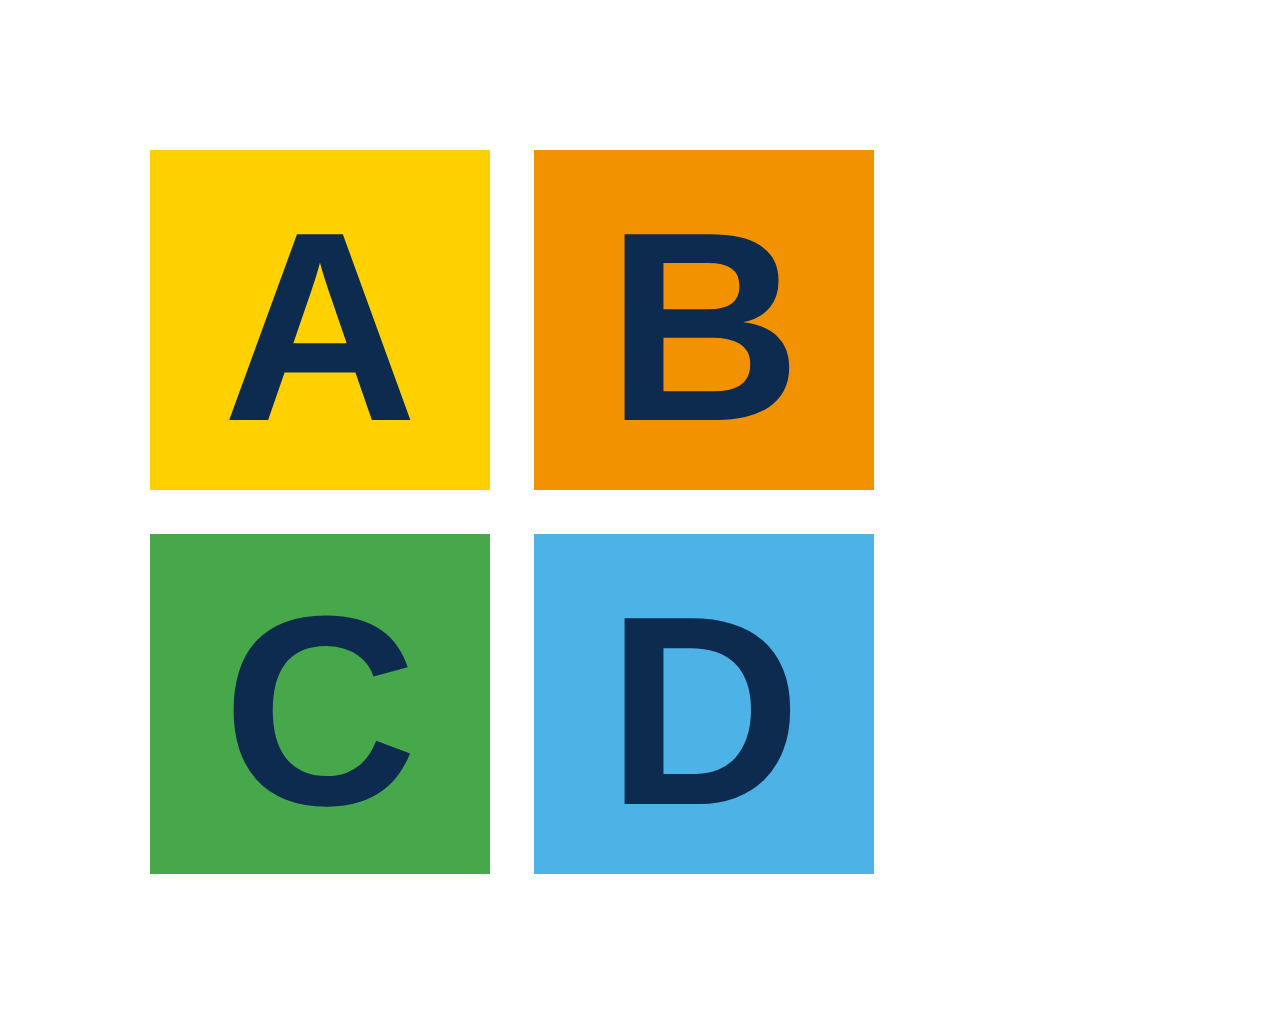
<file: icons/render.html>
<!doctype html>
<html><head><meta charset="utf-8">
<style>@page{size:1024px 1024px;margin:0}html,body{margin:0}img{display:block;width:1024px;height:1024px}</style>
</head><body><img src="icon.svg"></body></html>
</file>
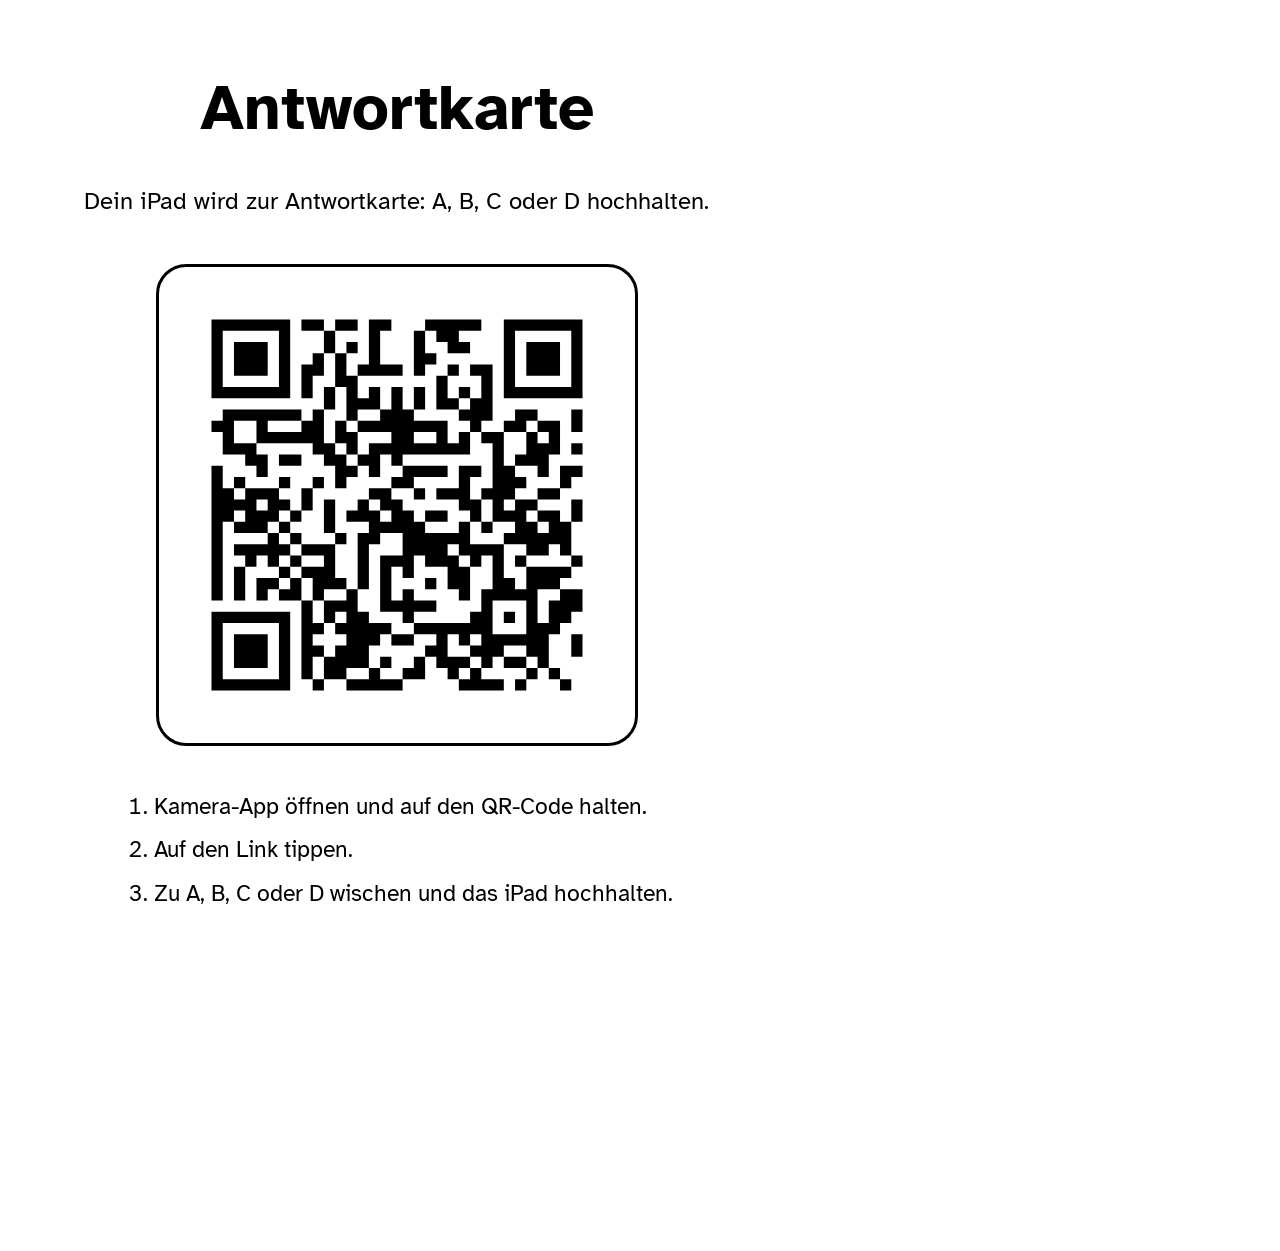
<file: vorlage/antwortkarte-qr.html>
<!doctype html>
<!--
  Schülerseite mit dem QR-Code zur Antwortkarte (siehe make_qr.py):
  A4 hochkant, rein schwarz-weiß.
-->
<html lang="de">
<head>
  <meta charset="utf-8">
  <title>Antwortkarte – QR-Code</title>
  <link href="https://fonts.googleapis.com/css2?family=Atkinson+Hyperlegible:wght@400;700&display=swap" rel="stylesheet">
  <style>
    @page { size: A4 portrait; margin: 0; }

    html, body { margin: 0; height: 297mm; overflow: hidden; }

    body {
      width: 210mm;
      height: 297mm;
      color: #000;
      background: #fff;
      font-family: "Atkinson Hyperlegible", "Helvetica Neue", Arial, sans-serif;
      font-size: 16pt;
      line-height: 1.4;
    }

    .page {
      height: 100%;
      padding: 20mm 20mm 14mm;
      display: flex;
      flex-direction: column;
      align-items: center;
      gap: 12mm;
      text-align: center;
    }

    h1 {
      margin: 0;
      font-size: 48pt;
      line-height: 1;
    }

    .lead { margin: 0; font-size: 18pt; }

    .code {
      border: 3px solid #000;
      border-radius: 8mm;
      padding: 8mm;
    }

    .code img { width: 110mm; display: block; }

    ol {
      margin: 0;
      padding-left: 9mm;
      display: flex;
      flex-direction: column;
      gap: 3mm;
      font-size: 17pt;
      text-align: left;
    }

    footer { margin-top: auto; font-size: 11pt; }
  </style>
</head>
<body>
  <div class="page">
    <h1>Antwortkarte</h1>
    <p class="lead">
      Dein iPad wird zur Antwortkarte: A, B, C oder D hochhalten.
    </p>

    <div class="code">
      <img src="qr-karte.svg" alt="QR-Code zur Antwortkarte">
    </div>

    <ol>
      <li>Kamera-App öffnen und auf den QR-Code halten.</li>
      <li>Auf den Link tippen.</li>
      <li>Zu A, B, C oder D wischen und das iPad hochhalten.</li>
    </ol>

    <footer>4er-Quiz · walteroelf.github.io/4erQuiz1</footer>
  </div>
</body>
</html>
</file>
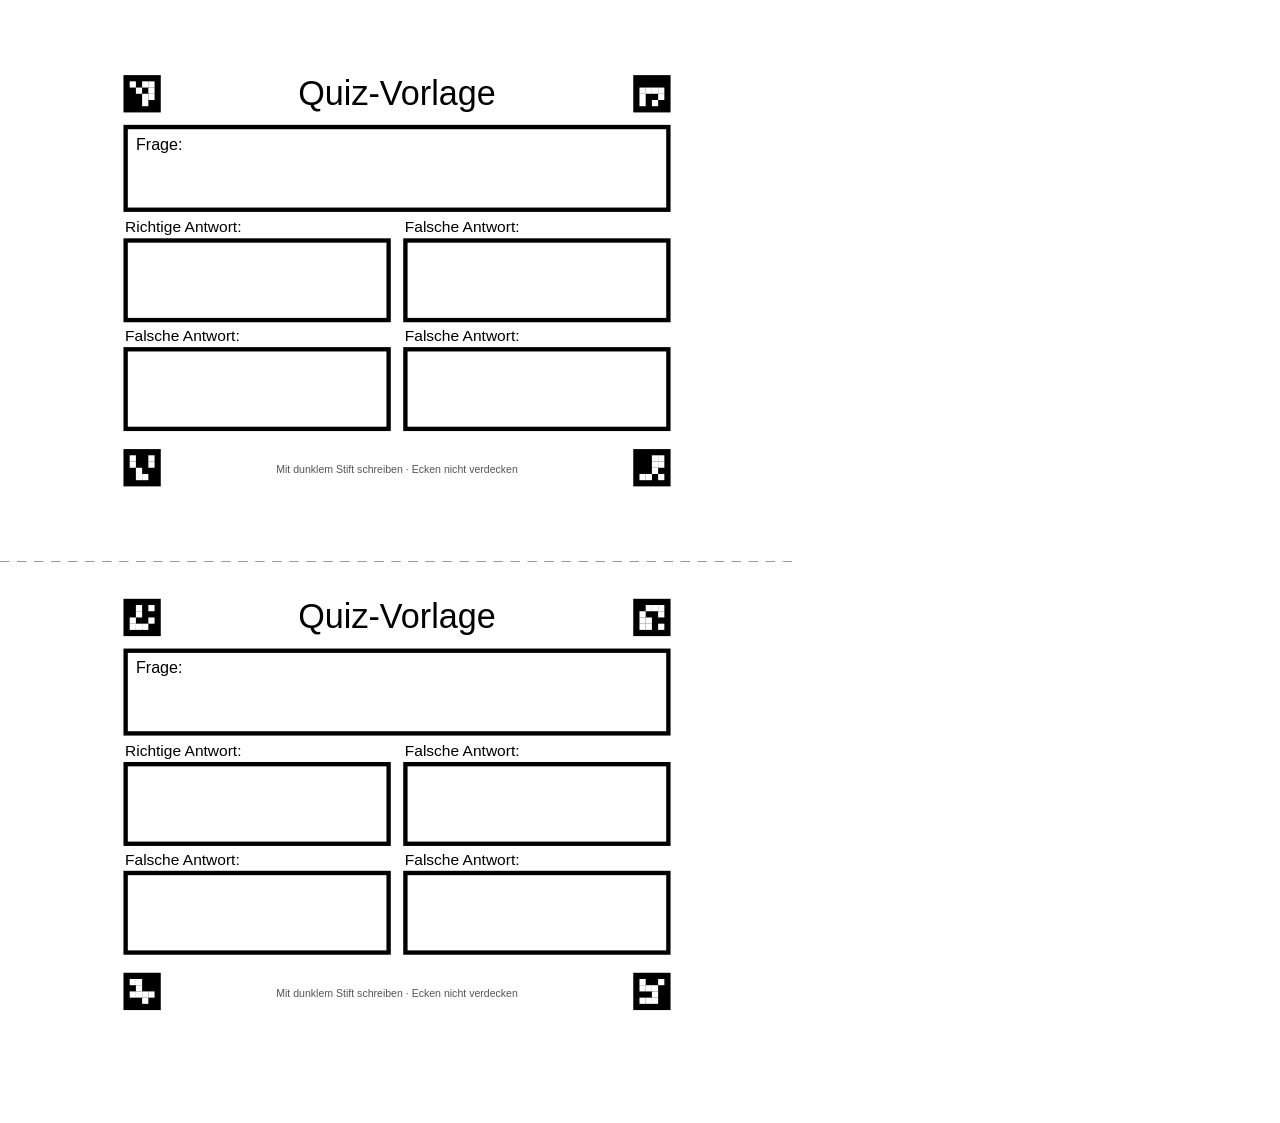
<file: vorlage/druck-a5.html>
<!doctype html>
<!--
  Druckseite für quiz-vorlage-a5.pdf (siehe make_vorlage.py):
  A4 hochkant ohne Rand, die SVG füllt die ganze Seite.
-->
<html lang="de">
<head>
  <meta charset="utf-8">
  <title>Quiz-Vorlage A5</title>
  <style>
    @page {
      size: A4 portrait;
      margin: 0;
    }

    html,
    body {
      margin: 0;
    }

    img {
      display: block;
      width: 210mm;
      height: 297mm;
    }
  </style>
</head>
<body>
  <img src="quiz-vorlage-a5.svg" alt="Zwei Quiz-Karten im A5-Format">
</body>
</html>
</file>
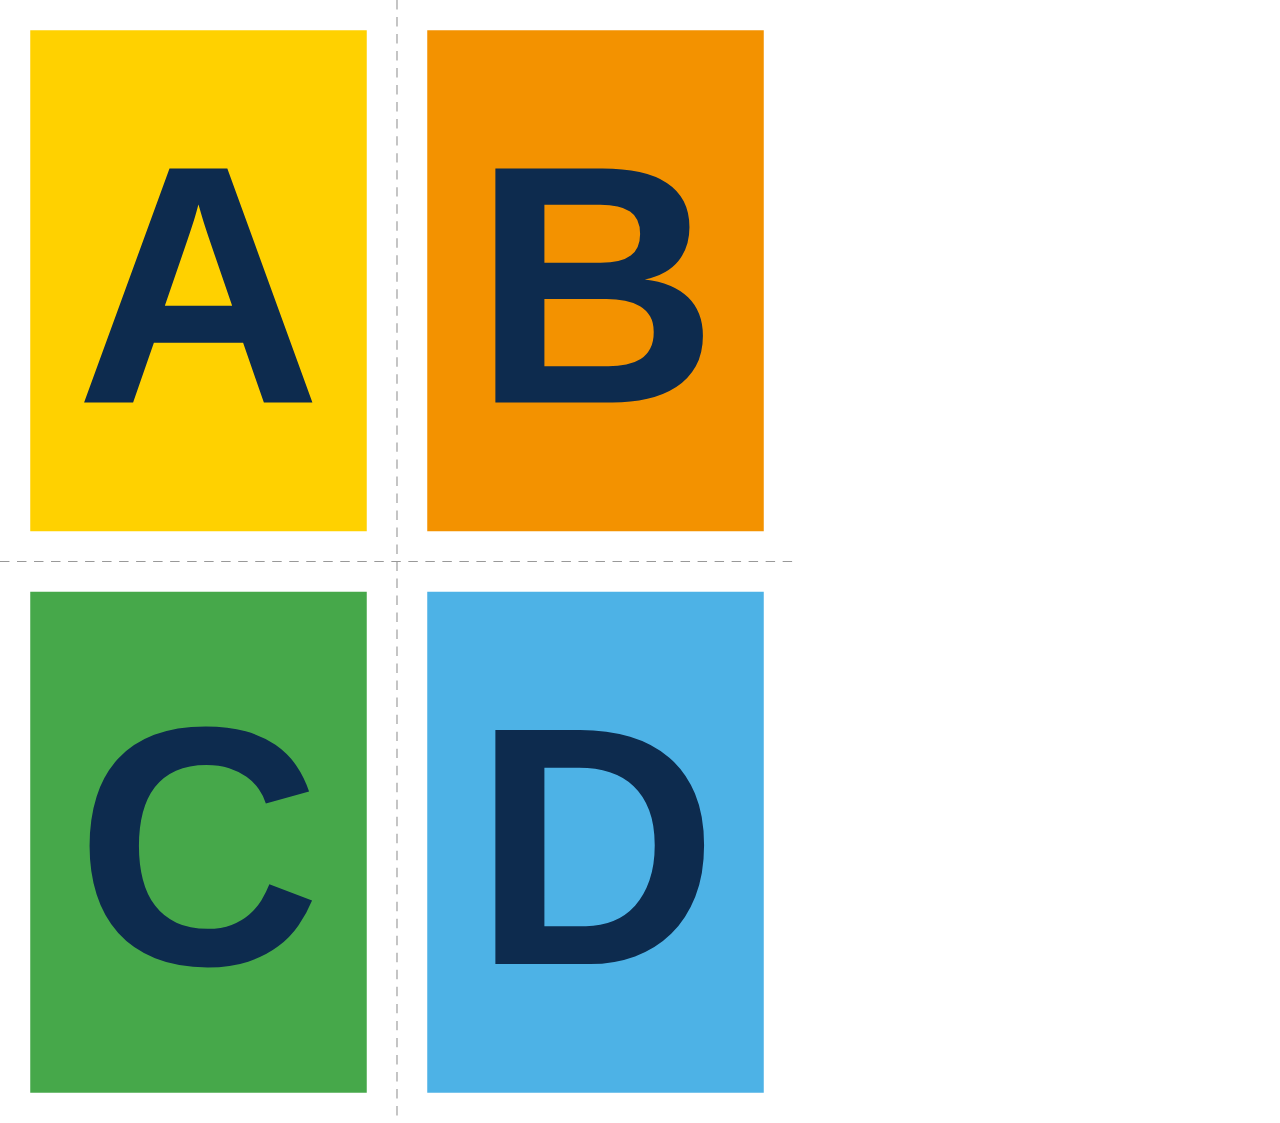
<file: vorlage/druck-abcd-farbig.html>
<!doctype html>
<!--
  Druckseite für abcd-karten.pdf (siehe make_vorlage.py):
  A4 hochkant ohne Rand, die SVG füllt die ganze Seite.
-->
<html lang="de">
<head>
  <meta charset="utf-8">
  <title>Antwortkarten A bis D</title>
  <style>
    @page {
      size: A4 portrait;
      margin: 0;
    }

    html,
    body {
      margin: 0;
    }

    img {
      display: block;
      width: 210mm;
      height: 297mm;
    }
  </style>
</head>
<body>
  <img src="abcd-karten-farbig.svg" alt="Vier Antwortkarten A bis D in Farbe">
</body>
</html>
</file>
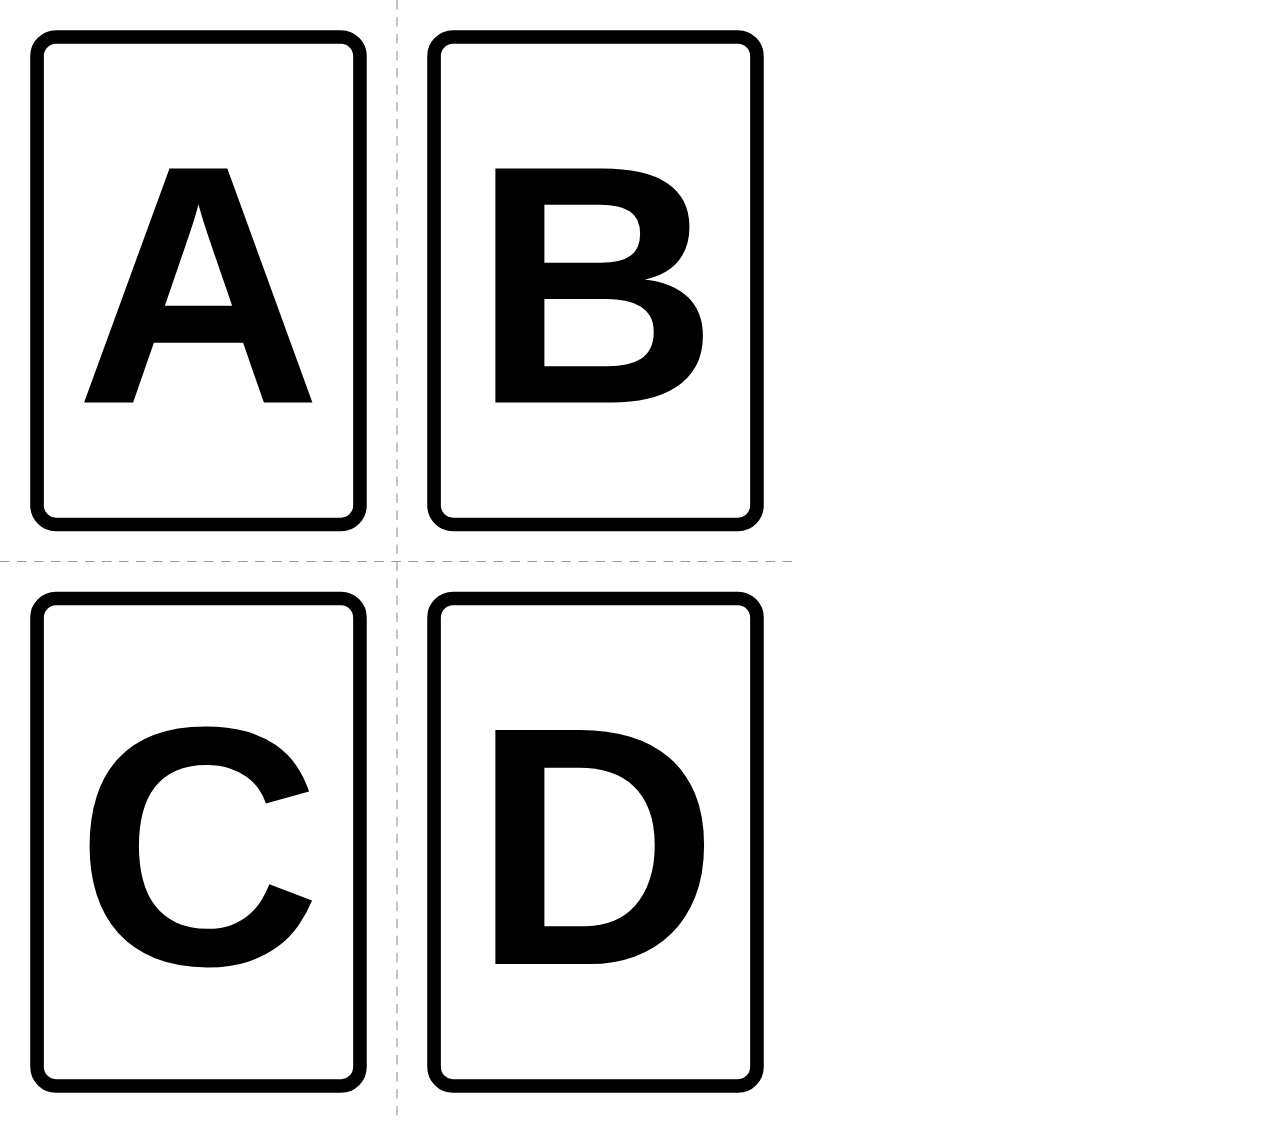
<file: vorlage/druck-abcd.html>
<!doctype html>
<!--
  Druckseite für abcd-karten.pdf (siehe make_vorlage.py):
  A4 hochkant ohne Rand, die SVG füllt die ganze Seite.
-->
<html lang="de">
<head>
  <meta charset="utf-8">
  <title>Antwortkarten A bis D</title>
  <style>
    @page {
      size: A4 portrait;
      margin: 0;
    }

    html,
    body {
      margin: 0;
    }

    img {
      display: block;
      width: 210mm;
      height: 297mm;
    }
  </style>
</head>
<body>
  <img src="abcd-karten.svg" alt="Vier Antwortkarten A bis D">
</body>
</html>
</file>
<file: design.css>
/* ==========================================================================
   Gemeinsames Design der Unterrichts-Apps (Förderschule KME)
   Farben angelehnt an Olympia München 1972 (Otl Aicher):
   sieben Farben plus Weiß, kein Rot, kein Schwarz. Regeln: DESIGN.md
   Diese Datei ist in allen Apps gleich. App-eigenes gehört in style.css.
   Version 3 (Dunkelmodus in Mittelblau)
   ========================================================================== */

:root {
  /* Palette */
  --hellblau:    #4DB2E6;  /* Hauptfarbe, Hauptknopf */
  --blau:        #0067B1;  /* nur Schrift, Links, Linien, Symbole auf Weiß, nie als Fläche */
  --gruen:       #46A84A;  /* „Richtig“, Weiter */
  --hellgruen:   #A6D27A;
  --gelb:        #FFD100;  /* Hinweis, Markierung, Fokus */
  --orange:      #F39200;  /* „Schau noch mal“ */
  --silber:      #B9C1C8;
  --weiss:       #FFFFFF;
  --dunkelblau:  #0D2B4E;  /* Schrift statt Schwarz, auf jeder Farbfläche */

  /* Fachfarben als Signal im Stundenplan. Nur als Fläche mit dunkelblauer Schrift.
     Deutsch ist ein warmes Zinnoberrot, kein Signalrot (4,7 : 1 mit Dunkelblau). */
  --fach-deutsch: #EF6B45;
  --fach-mathe:   var(--hellblau);

  /* Akzent der App: Hauptknöpfe, Auswahl. Standard Hellblau, eine App kann ihre Fachfarbe setzen. */
  --app-akzent:  var(--hellblau);

  /* dunklere Töne für farbige Schrift auf Weiß */
  --gruen-text:  #1E6B2A;
  --orange-text: #9A4F00;
  --gruen-schrift: var(--gruen-text);    /* im Dunkelmodus heller */
  --orange-schrift: var(--orange-text);

  /* Rollen (wechseln im Dunkelmodus) */
  --hg:          #EEF5FA;  /* Seitenhintergrund */
  --karte:       #FFFFFF;  /* Karten, Fenster */
  --flaeche-2:   #DCE7F0;  /* Reiterleiste, leise Flächen */
  --auswahl:     #DCEFFA;  /* ausgewählte Karte */
  --text:        var(--dunkelblau);
  --leise:       #4A5E74;  /* Nebentext, 6,1 : 1 auf --hg */
  --linie:       #D5DEE6;  /* Trennlinien (nur Deko) */
  --rand:        #6E8094;  /* Ränder von Eingabefeldern und Schaltern, mind. 3 : 1 */
  --akzent-text: var(--blau);
  --hinweis-text: var(--orange-text);

  /* Schrift */
  --schrift: "Andika", system-ui, -apple-system, sans-serif;
  --gr-1: 18px;
  --gr-2: 22px;
  --gr-3: 28px;
  --gr-4: 36px;

  /* Abstände (8er-Raster) */
  --a-1: 8px;
  --a-2: 16px;
  --a-3: 24px;
  --a-4: 32px;

  /* Formen */
  --rundung: 12px;
  --rundung-gross: 20px;
  --knopf-hoehe: 56px;
  --rand-breite: 2px;

  color-scheme: light dark;
}

@media (prefers-color-scheme: dark) {
  :root {
    --hg:          #1D4F80;  /* Mittelblau, Text 7,4 : 1 */
    --karte:       #23598D;
    --flaeche-2:   #2A6498;
    --auswahl:     #2F6CA3;
    --text:        #E8F1F8;
    --leise:       #D6E7F5;
    --linie:       #3A80BC;
    --rand:        #B4D2EC;
    --akzent-text: #B5E2FC;  /* Hellblau, aufgehellt, damit Schrift auf Mittelblau 4,5 : 1 erreicht */
    --hinweis-text: #FFC266; /* Orange, aufgehellt */
    --gruen-schrift: #BFE39A;
    --orange-schrift: #FFC266;
  }
}

/* ---------- Grundlage ---------- */
*, *::before, *::after { box-sizing: border-box; }
html, body { margin: 0; }
body {
  font-family: var(--schrift);
  font-size: var(--gr-1);
  line-height: 1.4;
  color: var(--text);
  -webkit-text-size-adjust: 100%;
}
button, input, select, textarea { font: inherit; color: inherit; }
button { cursor: pointer; }
button:disabled { opacity: 0.45; cursor: not-allowed; }
a { color: var(--akzent-text); }

/* Fokus-Rahmen für Taster und Tastatur: Gelb innen, Dunkelblau außen, auf jeder Farbe sichtbar */
:focus-visible {
  outline: 4px solid var(--gelb);
  outline-offset: 0;
  box-shadow: 0 0 0 7px var(--dunkelblau);
}

/* ---------- Knöpfe ---------- */
/* Hauptknopf: Hellblau. Alle Knöpfe mit dunkelblauer Schrift, flach, ohne Schatten. */
.knopf {
  display: inline-flex; align-items: center; justify-content: center; gap: var(--a-1);
  min-height: var(--knopf-hoehe);
  padding: 0 var(--a-3);
  border: var(--rand-breite) solid transparent;
  border-radius: var(--rundung);
  background: var(--app-akzent); color: var(--dunkelblau);
  font-weight: 700; text-decoration: none;
}
.knopf.leise   { background: var(--karte); color: var(--text); border-color: var(--rand); }
.knopf.gruen   { background: var(--gruen); }
.knopf.gelb    { background: var(--gelb); }
.knopf.orange  { background: var(--orange); }

/* Symbole: eigene Linien-SVGs, Farbe = Schriftfarbe */
.symbol {
  width: 1.2em; height: 1.2em; flex: none; vertical-align: -0.2em;
  fill: none; stroke: currentColor; stroke-width: 2.2; stroke-linecap: round; stroke-linejoin: round;
}

/* ---------- Ruhige Bewegung, wenn das iPad es so eingestellt hat ----------
   Langsame Anzeigen, die etwas bedeuten (z. B. ein ablaufender Zeitbalken),
   bekommen die Klasse .bewegung-erlaubt und laufen weiter. */
@media (prefers-reduced-motion: reduce) {
  *:not(.bewegung-erlaubt), *::before, *::after {
    animation-duration: 0.01ms !important;
    animation-iteration-count: 1 !important;
    transition-duration: 0.01ms !important;
    scroll-behavior: auto !important;
  }
}
</file>
<file: style.css>
/* App-eigenes Design des 4er-Quiz. Grundlage: design.css (nicht ändern). */

/* Schrift: Andika (SIL Open Font License), lokal eingebunden */
@font-face {
  font-family: "Andika";
  src: url("schriften/andika-400.woff2") format("woff2");
  font-weight: 400;
  font-style: normal;
  font-display: swap;
}

@font-face {
  font-family: "Andika";
  src: url("schriften/andika-700.woff2") format("woff2");
  font-weight: 700;
  font-style: normal;
  font-display: swap;
}

/*
 * Gemeinsames Design der Unterrichts-Apps (design.css, DESIGN.md):
 * Olympia-72-Farben, dunkelblaue Schrift, Andika, flache Flächen.
 * Hier steht nur, was zu dieser App gehört.
 * Für die digitale Tafel und für Schülerinnen und Schüler, die
 * schnell reizüberflutet sind, bleibt es klar:
 * - Farbe nur dort, wo sie etwas bedeutet (Buchstaben A bis D)
 * - klare Kontraste, keine Muster, Verläufe, Schatten oder
 *   Bewegungen
 * - "richtig" wird nicht nur farbig, sondern auch mit Rahmen,
 *   Zeichen und Text angezeigt
 */
:root {
  /* Rollen kommen aus design.css (Hell und Dunkel) */
  --bg: var(--hg);
  --surface: var(--karte);
  --muted: var(--leise);
  --line: var(--text);
  --line-soft: var(--rand);

  --accent: var(--hellblau);
  --accent-soft: var(--auswahl);

  --on-gelb: var(--dunkelblau);
  --on-orange: var(--dunkelblau);
  --on-gruen: var(--dunkelblau);
  --on-hellblau: var(--dunkelblau);

  /*
   * Antwortfarben A bis D: A gelb, B orange, C grün, D hellblau
   * (Spielefarben von München 72). Die Buchstaben stehen immer
   * in Dunkelblau, die richtige Antwort wird mit Rahmen und
   * Häkchen markiert.
   */
  --buchstabe: var(--dunkelblau);

  --correct: var(--gruen);
  --correct-soft: color-mix(in srgb, var(--gruen) 18%, var(--karte));

  --warn-text: var(--text);
  --warn-soft: color-mix(in srgb, var(--gelb) 20%, var(--karte));

  /* kein Rot: Fehler und Warnungen in Orange */
  --error: var(--orange);
  --error-soft: color-mix(in srgb, var(--orange) 18%, var(--karte));

  --radius: var(--rundung);
  --haken: url("data:image/svg+xml,%3Csvg xmlns='http://www.w3.org/2000/svg' viewBox='0 0 24 24' fill='none' stroke='%230D2B4E' stroke-width='3' stroke-linecap='round' stroke-linejoin='round'%3E%3Cpath d='M4.5 12.5 10 18 19.5 6.5'/%3E%3C/svg%3E");
  --font: var(--schrift);
}

/* Farbband wie in den anderen Apps */
.band { display: flex; height: 12px; flex: none; }
.band i { flex: 1; }
.band i:nth-child(1) { background: var(--hellblau); }
.band i:nth-child(2) { background: var(--blau); }
.band i:nth-child(3) { background: var(--gruen); }
.band i:nth-child(4) { background: var(--hellgruen); }
.band i:nth-child(5) { background: var(--gelb); }
.band i:nth-child(6) { background: var(--orange); }
.band i:nth-child(7) { background: var(--silber); }

svg.symbol { display: inline-block; }

* {
  box-sizing: border-box;
}

body {
  margin: 0;
  min-height: 100vh;
  font-family: var(--font);
  font-size: 1.1rem;
  line-height: 1.45;
  color: var(--text);
  background: var(--bg);
}

button,
input {
  font-family: inherit;
}

header {
  padding: max(18px, env(safe-area-inset-top)) 18px 18px;
  text-align: center;
  background: var(--surface);
  border-bottom: 3px solid var(--line);
}

header {
  position: relative;
}

/*
 * Einstellungen oben rechts in der Kopfzeile; auf schmalen
 * Bildschirmen nur das Zahnrad.
 */
.settings-button {
  position: absolute;
  top: 50%;
  right: 16px;
  transform: translateY(-50%);
  display: flex;
  align-items: center;
  gap: 8px;
  font-size: 1rem;
}

.settings-button .symbol {
  width: 1.4em;
  height: 1.4em;
}

.answer-zoom-label .symbol {
  width: .8em;
  height: .8em;
  stroke-width: 3;
  margin-right: .1em;
}

@media (max-width: 600px) {
  .settings-button-text {
    display: none;
  }

  .settings-button {
    padding: 8px 12px;
  }
}

header h1 {
  margin: 0;
  font-size: clamp(2rem, 6vw, 3rem);
  font-weight: 700;
}

main {
  max-width: 940px;
  margin: 28px auto;
  padding: 0 16px 44px;
}

.card,
.modal,
.quiz-question,
.quiz-answer,
.question-list-item {
  background: var(--surface);
  border: 3px solid var(--line);
  border-radius: var(--radius);
}

.card {
  margin-bottom: 24px;
  padding: 24px;
}

h2 {
  margin-top: 0;
  font-size: 1.5rem;
}

.photo-button {
  min-height: 120px;
  display: flex;
  align-items: center;
  justify-content: center;
  gap: 14px;
  border: 3px solid var(--accent);
  border-radius: var(--radius);
  background: var(--accent);
  color: var(--dunkelblau);
  font-size: clamp(1.6rem, 5vw, 2.4rem);
  font-weight: 700;
  text-align: center;
  cursor: pointer;
}

input[type="file"] {
  display: none;
}

button {
  min-height: 48px;
  border: 3px solid var(--accent);
  border-radius: var(--radius);
  padding: 10px 20px;
  font-size: 1.1rem;
  font-weight: 700;
  cursor: pointer;
  color: var(--dunkelblau);
  background: var(--accent);
}

button:disabled {
  opacity: .4;
  cursor: not-allowed;
}

button:focus-visible,
.photo-button:focus-within {
  outline: 4px solid var(--gelb);
  outline-offset: 0;
  box-shadow: 0 0 0 7px var(--dunkelblau);
}

button.secondary {
  color: var(--text);
  background: var(--surface);
  border-color: var(--line);
}

button.success {
  background: var(--correct);
  border-color: var(--correct);
}

button.danger {
  color: var(--text);
  background: var(--surface);
  border-color: var(--error);
}

.controls {
  display: grid;
  gap: 12px;
  margin-top: 16px;
}

.question-counter-box {
  margin-top: 16px;
  padding: 14px;
  text-align: center;
  font-size: 1.3rem;
  font-weight: 700;
  background: var(--bg);
  border: 2px solid var(--line-soft);
  border-radius: var(--radius);
}

.progress-outer {
  display: none;
  height: 16px;
  margin-top: 16px;
  overflow: hidden;
  background: var(--accent-soft);
  border: 2px solid var(--accent);
  border-radius: 999px;
}

.progress-inner {
  width: 0;
  height: 100%;
  background: var(--accent);
}

.status-list {
  margin: 12px 0 0;
  padding: 0;
  list-style: none;
}

.status-list li {
  margin-top: 6px;
  padding: 10px 14px;
  border: 2px solid;
  border-radius: var(--radius);
}

.status-list .ok {
  color: var(--text);
  background: var(--correct-soft);
}

.status-list .warn {
  color: var(--text);
  background: var(--warn-soft);
}

.status-list .error {
  color: var(--text);
  background: var(--error-soft);
}

.last-card-preview {
  display: none;
  margin: 16px 0 0;
}

.last-card-preview figcaption {
  margin-bottom: 6px;
  font-weight: 700;
}

.last-card-preview img {
  display: block;
  width: 100%;
  background: var(--karte);
  border: 2px solid var(--line-soft);
  border-radius: var(--radius);
}

.question-list-section,
.bottom-delete-section {
  display: none;
}

.question-list {
  display: grid;
  grid-template-columns: repeat(auto-fill, minmax(200px, 1fr));
  gap: 16px;
}

.question-list-item {
  padding: 12px;
  border-width: 2px;
  border-color: var(--line-soft);
}

.question-list-item strong {
  display: block;
  margin-bottom: 8px;
}

.question-list-item img {
  width: 100%;
  height: 80px;
  object-fit: contain;
  background: var(--weiss);
  border: 2px solid var(--line-soft);
  border-radius: 8px;
}

.question-actions {
  display: grid;
  grid-template-columns: 1fr 1fr;
  gap: 8px;
  margin-top: 10px;
}

.question-actions button {
  min-height: 40px;
  padding: 6px;
  font-size: .9rem;
}

.question-actions .delete-question-button,
.question-actions .view-question-button {
  grid-column: 1 / -1;
}

.question-thumb {
  cursor: pointer;
}

.modal-backdrop[hidden],
.quiz-end[hidden],
.answer-zoom[hidden] {
  display: none;
}

.setting {
  display: flex;
  align-items: flex-start;
  gap: 14px;
  padding: 12px 4px;
  border-bottom: 2px solid var(--line-soft);
  cursor: pointer;
}

.setting input {
  flex: 0 0 auto;
  width: 30px;
  height: 30px;
  margin: 2px 0 0;
  accent-color: var(--akzent-text);
}

.setting strong {
  display: block;
}

.setting small {
  display: block;
  margin-top: 2px;
  font-size: .95rem;
  color: var(--muted);
}

.settings-modal {
  width: min(640px, 100%);
}

.settings-modal h3 {
  margin: 22px 0 4px;
  font-size: 1.15rem;
}

.settings-links {
  margin: 8px 0 14px;
  padding-left: 22px;
}

.settings-links li {
  margin: 6px 0;
}

.settings-links a {
  color: var(--akzent-text);
  font-weight: 700;
}

#showHelpButton {
  width: 100%;
}

/*
 * Großansicht einer Frage: alle fünf Felder untereinander bzw.
 * die Antworten im 2x2-Raster, die richtige grün markiert.
 */
.detail-modal {
  width: min(1100px, 100%);
  max-width: none;
}

.detail-field {
  margin: 0 0 14px;
  padding: 10px;
  border: 2px solid var(--line-soft);
  border-radius: var(--radius);
}

.detail-field figcaption {
  margin-bottom: 6px;
  font-weight: 700;
}

.detail-field img {
  display: block;
  width: 100%;
  background: var(--karte);
}

.detail-answers {
  display: grid;
  grid-template-columns: repeat(2, 1fr);
  gap: 14px;
}

.detail-answers .detail-field {
  margin: 0;
}

.detail-correct {
  border: 4px solid var(--correct);
  background: var(--correct-soft);
}

.detail-correct figcaption {
  color: var(--text);
}

@media (max-width: 700px) {
  .detail-answers {
    grid-template-columns: 1fr;
  }
}

.modal-backdrop {
  position: fixed;
  inset: 0;
  z-index: 10;
  display: flex;
  align-items: center;
  justify-content: center;
  padding: 20px;
  background: color-mix(in srgb, var(--dunkelblau) 60%, transparent);
}

.modal {
  max-width: 760px;
  max-height: 100%;
  overflow: auto;
  padding: 28px;
}

.modal a {
  color: var(--akzent-text);
  font-weight: 700;
}

/*
 * Der Knopf unten im Dialog bleibt immer im Bild, auch wenn der
 * Inhalt länger ist als der Bildschirm: Man muss nicht mehr
 * nach unten scrollen, um zu bestätigen.
 */
.modal-ok {
  position: sticky;
  bottom: 0;
  width: 100%;
  margin-top: 16px;
}

/*
 * Downloads mit kleiner Vorschau: drei Kacheln nebeneinander,
 * auf schmalen Bildschirmen untereinander.
 */
.downloads {
  display: grid;
  grid-template-columns: repeat(auto-fit, minmax(150px, 1fr));
  gap: 12px;
}

.modal a.download {
  display: flex;
  flex-direction: column;
  align-items: center;
  gap: 8px;
  padding: 10px;
  border: 2px solid var(--line);
  border-radius: var(--radius);
  background: var(--karte);
  text-align: center;
  text-decoration: none;
  font-size: .95rem;
}

.downloads-small {
  grid-template-columns: repeat(auto-fit, minmax(88px, 1fr));
  gap: 10px;
}

.downloads-small a.download {
  padding: 8px;
  font-size: .72rem;
}

.downloads-small img {
  height: 80px;
}

.download img {
  width: 100%;
  height: 130px;
  object-fit: contain;
  border: 1px solid var(--line-soft);
  background: var(--karte);
}

/*
 * Die Quiz-Ansicht füllt genau den sichtbaren Bereich, mit
 * und ohne Vollbild. "position: fixed" mit "inset: 0" richtet
 * sich in Safari nach dem tatsächlich sichtbaren Teil (ohne
 * Adress- und Werkzeugleiste), anders als 100vh. So bleiben
 * die Knöpfe unten immer im Bild.
 */
.quiz-screen {
  display: none;
  position: fixed;
  inset: 0;
  z-index: 5;
  overflow: hidden;
  padding:
    max(10px, env(safe-area-inset-top))
    max(12px, env(safe-area-inset-right))
    max(10px, env(safe-area-inset-bottom))
    max(12px, env(safe-area-inset-left));
  background: var(--bg);
}

.quiz-inner {
  max-width: 1400px;
  height: 100%;
  margin: 0 auto;
  display: grid;
  grid-template-rows:
    auto
    minmax(0, 1fr)
    minmax(0, 2fr)
    auto;
  gap: clamp(8px, 1.6vh, 16px);
}

.quiz-topbar {
  display: grid;
  grid-template-columns: 1fr auto;
  align-items: center;
  gap: 10px;
}

.quiz-title {
  margin: 0;
  font-size: clamp(1.3rem, 4.5vh, 2rem);
  font-weight: 700;
}

.quiz-progress {
  display: inline-block;
  margin-left: 10px;
  padding: 2px 12px;
  border: 2px solid var(--line);
  border-radius: 999px;
  font-size: .8em;
  vertical-align: middle;
}

.quiz-top-actions {
  display: flex;
  gap: 8px;
}

.quiz-fullscreen-button {
  width: 52px;
  padding: 0;
  font-size: 1.5rem;
}

.quiz-question {
  min-height: 0;
  padding: 8px;
  display: flex;
  align-items: center;
  justify-content: center;
}

.quiz-question img {
  width: 100%;
  height: 100%;
  object-fit: contain;
}

.quiz-answers {
  min-height: 0;
  display: grid;
  grid-template-columns: repeat(2, 1fr);
  grid-template-rows: repeat(2, 1fr);
  gap: clamp(8px, 1.6vh, 16px);
}

.quiz-answer {
  position: relative;
  min-height: 0;
  padding: 8px;
  display: flex;
  align-items: stretch;
  gap: 10px;
  overflow: hidden;
}

.big-letter {
  width: clamp(44px, 9vh, 72px);
  flex: 0 0 auto;
  display: flex;
  align-items: center;
  justify-content: center;
  border-radius: 8px;
  background: var(--text);
  color: var(--hg);
  font-size: clamp(1.6rem, 5.5vh, 2.6rem);
  font-weight: 700;
  line-height: 1;
}

.answer-image-wrap {
  min-width: 0;
  flex: 1;
  display: flex;
  align-items: center;
  justify-content: center;
  overflow: hidden;
  background: var(--karte);
}

/*
 * "contain" statt "fill": Die Handschrift wird nicht verzerrt.
 */
.answer-image-wrap img {
  width: 100%;
  height: 100%;
  object-fit: contain;
}

.quiz-answer,
.quiz-question img {
  cursor: zoom-in;
}

/*
 * Noch verdeckte Antwort: nur der Buchstabe, das Antwortfeld
 * bleibt als ruhige graue Fläche stehen, damit sich die
 * Anordnung beim Aufdecken nicht verschiebt.
 */
.quiz-answer.is-hidden {
  cursor: pointer;
}

.quiz-answer.is-hidden .answer-image-wrap {
  background: var(--bg);
}

.quiz-answer.is-hidden .answer-image-wrap img {
  visibility: hidden;
}

/*
 * Großansicht einer Antwort oder der Frage im Quiz.
 */
.answer-zoom {
  position: absolute;
  inset: 0;
  z-index: 2;
  display: flex;
  flex-direction: column;
  gap: 10px;
  padding:
    max(12px, env(safe-area-inset-top))
    max(16px, env(safe-area-inset-right))
    max(12px, env(safe-area-inset-bottom))
    max(16px, env(safe-area-inset-left));
  background: var(--bg);
  cursor: zoom-out;
}

.answer-zoom-label {
  margin: 0;
  font-size: clamp(1.4rem, 5vh, 2.4rem);
  font-weight: 700;
}

/*
 * Bei Antworten stehen Buchstabe und Bild untereinander und sind
 * gleich groß (Maße setzt sizeAnswerZoom), damit man den
 * Buchstaben auch von hinten im Raum lesen kann.
 */
.answer-zoom.is-answer {
  align-items: center;
  justify-content: center;
}

.answer-zoom.is-answer .answer-zoom-label {
  display: flex;
  align-items: center;
  justify-content: center;
  width: var(--zoom-w);
  height: var(--zoom-h);
  font-size: calc(var(--zoom-h) * .8);
  line-height: 1;
  background: var(--karte);
  border: 3px solid var(--line);
  border-radius: var(--radius);
}

.answer-zoom.is-answer img {
  flex: none;
  width: var(--zoom-w);
  height: var(--zoom-h);
}

.answer-zoom.correct .answer-zoom-label {
  color: var(--text);
}

.answer-zoom.correct.is-answer .answer-zoom-label {
  border: 6px solid var(--correct);
}

.answer-zoom img {
  flex: 1;
  min-height: 0;
  width: 100%;
  object-fit: contain;
  background: var(--weiss);
  border: 3px solid var(--line);
  border-radius: var(--radius);
}

.answer-zoom.correct img {
  border: 6px solid var(--correct);
}

.answer-zoom-hint {
  margin: 0;
  text-align: center;
  color: var(--muted);
}

/*
 * Auflösung: Die richtige Antwort bekommt einen dicken grünen
 * Rahmen, ein Häkchen statt des Buchstabens und das Wort
 * "Richtig". Die anderen Antworten treten zurück.
 */
.quiz-answers.revealed .quiz-answer:not(.correct) {
  opacity: .35;
}

.quiz-answer.correct {
  border: 6px solid var(--correct);
  background: var(--correct-soft);
}

.quiz-answer.correct .big-letter {
  background: var(--correct);
  font-size: 0;
}

.quiz-answer.correct .big-letter::after {
  content: "";
  display: inline-block;
  width: 1em;
  height: 1em;
  background: var(--dunkelblau);
  -webkit-mask: var(--haken) center / contain no-repeat;
  mask: var(--haken) center / contain no-repeat;
  font-size: clamp(1.8rem, 6vh, 3rem);
}

.quiz-answer.correct::after {
  content: "Richtig";
  position: absolute;
  top: 8px;
  right: 8px;
  padding: 2px 12px;
  border-radius: 999px;
  background: var(--correct);
  color: var(--dunkelblau);
  font-size: clamp(.9rem, 2.4vh, 1.2rem);
  font-weight: 700;
}

.quiz-controls {
  display: grid;
  grid-template-columns: repeat(4, minmax(0, 1fr));
  width: min(100%, 940px);
  margin: 0 auto;
  gap: 12px;
}

.quiz-controls button,
.quiz-top-actions button {
  padding: clamp(6px, 1.4vh, 12px) clamp(14px, 2vw, 24px);
  font-size: clamp(1rem, 2.4vh, 1.25rem);
}

.quiz-top-actions .quiz-fullscreen-button {
  padding-left: 0;
  padding-right: 0;
}

.hidden-work-area {
  display: none;
}

.settings-hint {
  margin: 0;
  color: var(--muted);
  font-size: .95rem;
}

/*
 * Antwortkarte für Schüler ohne gedruckte Karten: wie die
 * gedruckten Karten rein schwarz-weiß, weißer Grund, schwarzer
 * Rahmen und Buchstabe. Vier Seiten A bis D zum Durchwischen;
 * die sichtbare Seite ist die Antwort, gut von hinten zu lesen.
 */
.answer-card-view {
  position: fixed;
  inset: 0;
  z-index: 50;
  background: var(--karte);
  color: var(--text);
}

.answer-card-view[hidden] {
  display: none;
}

.answer-card-track {
  position: absolute;
  inset: 0;
  display: flex;
  overflow-x: auto;
  scroll-snap-type: x mandatory;
  -webkit-overflow-scrolling: touch;
  scrollbar-width: none;
}

.answer-card-track::-webkit-scrollbar {
  display: none;
}

.answer-card-page {
  flex: 0 0 100%;
  box-sizing: border-box;
  scroll-snap-align: start;
  scroll-snap-stop: always;
  padding:
    max(16px, env(safe-area-inset-top))
    max(16px, env(safe-area-inset-right))
    max(56px, calc(env(safe-area-inset-bottom) + 44px))
    max(16px, env(safe-area-inset-left));
}

.answer-card-frame {
  width: 100%;
  height: 100%;
  box-sizing: border-box;
  display: flex;
  align-items: center;
  justify-content: center;
  border: min(3vmin, 28px) solid var(--text);
  border-radius: min(7vmin, 60px);
  font-size: min(70vh, 70vw);
  font-weight: 700;
  line-height: 1;
}

.answer-card-bar {
  position: absolute;
  left: 0;
  right: 0;
  bottom: max(12px, env(safe-area-inset-bottom));
  display: flex;
  flex-direction: column;
  align-items: center;
  gap: 10px;
}

.answer-card-dots {
  display: flex;
  gap: 14px;
}

.answer-card-dots span {
  width: 14px;
  height: 14px;
  border: 3px solid var(--text);
  border-radius: 50%;
}

.answer-card-dots span.is-current {
  background: var(--text);
}

/*
 * QR-Code für die Tafel: schwarz auf weiß, so groß wie möglich.
 */
.qr-view {
  position: fixed;
  inset: 0;
  z-index: 50;
  display: flex;
  flex-direction: column;
  align-items: center;
  justify-content: center;
  gap: 2vh;
  padding: 2vh 4vw;
  background: var(--weiss);
  color: var(--dunkelblau);
  text-align: center;
  cursor: pointer;
}

.qr-view[hidden] {
  display: none;
}

.qr-title {
  margin: 0;
  font-size: clamp(2rem, 7vh, 4rem);
}

.qr-image {
  width: min(62vh, 80vw);
  height: min(62vh, 80vw);
  border: 4px solid var(--dunkelblau);
  border-radius: 20px;
  padding: 12px;
  background: var(--weiss);
}

.qr-text {
  margin: 0;
  font-size: clamp(1.1rem, 3.4vh, 2rem);
  max-width: 40ch;
}

.qr-hint {
  margin: 0;
  font-size: 1rem;
  color: var(--leise);
}

/*
 * Countdown vor der Auflösung: nur eine große Zahl auf ruhigem
 * Grund. Ein Tipp bricht ab.
 */
.countdown {
  position: absolute;
  inset: 0;
  z-index: 3;
  display: flex;
  align-items: center;
  justify-content: center;
  background: var(--bg);
  color: var(--akzent-text);
  font-size: 45vh;
  font-weight: 700;
  line-height: 1;
  cursor: pointer;
}

.countdown[hidden] {
  display: none;
}

/*
 * Abschluss nach der letzten Frage: schlicht und mittig, nur
 * zwei klare Möglichkeiten.
 */
.quiz-end {
  position: absolute;
  inset: 0;
  display: flex;
  flex-direction: column;
  align-items: center;
  justify-content: center;
  gap: 12px;
  padding: 24px;
  text-align: center;
  background: var(--bg);
}

.quiz-end-title {
  margin: 0;
  font-size: clamp(2.4rem, 10vh, 4.5rem);
}

.quiz-end-text {
  margin: 0 0 16px;
  font-size: clamp(1.3rem, 4vh, 2rem);
}

.quiz-end-actions {
  display: flex;
  flex-wrap: wrap;
  justify-content: center;
  gap: 14px;
}

.quiz-end-actions button {
  min-width: 260px;
  padding: 14px 28px;
  font-size: clamp(1.1rem, 3vh, 1.5rem);
}

/*
 * Hochkant (iPad hochkant, Handy): Antworten untereinander,
 * so sind sie breit wie die Antwortfelder der Karte.
 */
@media (orientation: portrait) {
  .quiz-inner {
    grid-template-rows:
      auto
      minmax(0, 1fr)
      minmax(0, 3fr)
      auto;
  }

  .quiz-answers {
    grid-template-columns: 1fr;
    grid-template-rows: repeat(4, minmax(0, 1fr));
  }
}

/*
 * Startseite vor dem Quiz: Zeit, die Tafel zu verbinden, bevor
 * die erste Frage erscheint.
 */
.start-view {
  position: fixed;
  inset: 0;
  z-index: 6;
  overflow: auto;
  display: flex;
  justify-content: center;
  padding:
    max(24px, env(safe-area-inset-top))
    max(24px, env(safe-area-inset-right))
    max(24px, env(safe-area-inset-bottom))
    max(24px, env(safe-area-inset-left));
  background: var(--bg);
}

.start-view[hidden] {
  display: none;
}

.start-inner {
  width: 100%;
  max-width: 880px;
  margin: auto;
  display: flex;
  flex-direction: column;
  gap: clamp(14px, 3vh, 28px);
}

.start-title {
  margin: 0;
  display: flex;
  align-items: center;
  gap: .35em;
  font-size: clamp(3rem, 12vh, 6rem);
  font-weight: 700;
  line-height: 1;
  letter-spacing: -0.03em;
}

.start-title::before {
  content: "";
  flex: none;
  width: .7em;
  height: .7em;
  border-radius: 50%;
  background: var(--akzent-text);
}

.start-count {
  margin: 0;
  display: flex;
  align-items: center;
  gap: 14px;
  font-size: clamp(1.4rem, 4vh, 2rem);
  font-weight: 700;
}

#startCount {
  min-width: 2.2em;
  padding: 0 14px;
  background: var(--orange);
  color: var(--on-orange);
  font-size: 1.6em;
  line-height: 1.4;
  text-align: center;
}

.start-steps {
  margin: 0;
  padding: 0;
  list-style: none;
  counter-reset: schritt;
  display: grid;
  gap: 12px;
}

.start-steps li {
  counter-increment: schritt;
  display: grid;
  grid-template-columns: auto 1fr;
  column-gap: 16px;
  padding: 14px 16px;
  border: 4px solid var(--line);
  background: var(--karte);
}

.start-steps li::before {
  content: counter(schritt);
  grid-row: span 2;
  align-self: center;
  width: 2.2em;
  height: 2.2em;
  display: flex;
  align-items: center;
  justify-content: center;
  border-radius: 50%;
  background: var(--hellblau);
  color: var(--dunkelblau);
  font-size: 1.3rem;
  font-weight: 700;
}

.start-steps strong {
  font-size: 1.25rem;
}

.start-steps span {
  color: var(--muted);
}

.start-actions {
  display: grid;
  grid-template-columns: 1fr 1fr;
  gap: 12px;
}

#startBeginButton {
  grid-column: 1 / -1;
  min-height: 84px;
  border: 4px solid var(--line);
  background: var(--gelb);
  color: var(--on-gelb);
  font-size: clamp(1.6rem, 5vh, 2.2rem);
  letter-spacing: .03em;
}

@media (max-width: 700px) {
  .start-actions {
    grid-template-columns: 1fr;
  }
}

@media (max-width: 700px) {
  .quiz-topbar {
    grid-template-columns: 1fr;
  }

  .quiz-top-actions {
    justify-content: center;
  }

  .quiz-controls {
    grid-template-columns: repeat(4, 1fr);
    gap: 8px;
  }

  .quiz-controls button {
    padding: 6px;
    font-size: .9rem;
  }
}

/*
 * Olympia-Stil: Feinschliff der einzelnen Bausteine.
 */
h1,
h2,
h3,
button {
  font-weight: 700;
}

header {
  border-bottom: 4px solid var(--line);
}

header h1 {
  letter-spacing: -0.02em;
}

button {
  border-width: 3px;
}

button:focus-visible,
.photo-button:focus-within {
  outline-color: var(--orange);
}

.quiz-title {
  display: flex;
  align-items: center;
  gap: .5em;
  font-weight: 700;
  letter-spacing: -0.02em;
}

.quiz-title::before {
  content: "";
  flex: none;
  width: .8em;
  height: .8em;
  border-radius: 50%;
  background: var(--akzent-text);
}

.quiz-progress {
  margin-left: 0;
  border-width: 3px;
  font-weight: 700;
}

.quiz-controls button,
.quiz-top-actions button {
  letter-spacing: .03em;
  font-size: clamp(.8rem, 2.1vh, 1.05rem);
}

.quiz-top-actions .quiz-fullscreen-button {
  font-size: 1.4rem;
}

.quiz-fullscreen-button.is-unavailable {
  opacity: .55;
}

.quiz-question {
  border-width: 4px;
}

/*
 * Antworten: Streifen in der Farbe des Buchstabens, daneben
 * die Handschrift auf Weiß.
 */
#answerBoxA,
#answerZoom[data-letter="A"],
.answer-card-page:nth-child(1) {
  --c: var(--gelb);
  --on: var(--buchstabe);
}

#answerBoxB,
#answerZoom[data-letter="B"],
.answer-card-page:nth-child(2) {
  --c: var(--orange);
  --on: var(--buchstabe);
}

#answerBoxC,
#answerZoom[data-letter="C"],
.answer-card-page:nth-child(3) {
  --c: var(--gruen);
  --on: var(--buchstabe);
}

#answerBoxD,
#answerZoom[data-letter="D"],
.answer-card-page:nth-child(4) {
  --c: var(--hellblau);
  --on: var(--buchstabe);
}

.quiz-answer {
  padding: 0;
  gap: 0;
  overflow: visible;
  border: 4px solid var(--c);
}

.big-letter {
  width: clamp(56px, 12vh, 104px);
  border-radius: var(--rundung);
  background: var(--c);
  color: var(--on);
  font-size: clamp(2rem, 7vh, 3.6rem);
  font-weight: 700;
}

.answer-image-wrap {
  background: var(--karte);
}

.quiz-answer.is-hidden .answer-image-wrap {
  background: var(--bg);
}

/*
 * Auflösung: Die richtige Antwort bekommt einen schwarzen Rahmen
 * und das Schild "Richtig"; die anderen werden blasser.
 */
.quiz-answer.correct {
  border: 4px solid var(--c);
  background: var(--karte);
  outline: 5px solid var(--text);
  outline-offset: 0;
}

.quiz-answer.correct .big-letter {
  background: var(--c);
  font-size: 0;
}

.quiz-answer.correct .big-letter::after {
  content: "";
  display: inline-block;
  width: 1em;
  height: 1em;
  background: var(--dunkelblau);
  -webkit-mask: var(--haken) center / contain no-repeat;
  mask: var(--haken) center / contain no-repeat;
  font-size: clamp(2rem, 7vh, 3.6rem);
}

.quiz-answer.correct::after {
  top: -5px;
  right: -5px;
  padding: 2px 10px;
  border: 3px solid var(--text);
  border-radius: var(--rundung);
  background: var(--text);
  color: var(--hg);
  font-size: clamp(.75rem, 2vh, 1rem);
  font-weight: 700;
  letter-spacing: .04em;
}

/*
 * Großansicht einer Antwort: Buchstabe und Bild in der Farbe
 * des Buchstabens, bei der richtigen mit schwarzem Rahmen.
 */
.answer-zoom.is-answer {
  gap: 16px;
}

.answer-zoom.is-answer .answer-zoom-label {
  background: var(--c);
  color: var(--on);
  border: 4px solid var(--c);
  font-weight: 700;
  white-space: nowrap;

  /*
   * Nach Höhe und Breite begrenzt: "✓ A" ist breiter als hoch.
   * Bei fast quadratischen Bildern (zugeschnittene kurze Wörter)
   * würde die Schrift sonst umbrechen und das Häkchen über dem
   * Buchstaben stehen.
   */
  font-size: min(
    calc(var(--zoom-h) * .8),
    calc(var(--zoom-w) * .3)
  );
}

.answer-zoom.is-answer img {
  border: 4px solid var(--c);
}

.answer-zoom.correct.is-answer .answer-zoom-label,
.answer-zoom.correct.is-answer img {
  border-width: 4px;
  outline: 6px solid var(--text);
  outline-offset: 0;
}

.answer-zoom.correct .answer-zoom-label {
  color: var(--on);
}

/*
 * Antwortkarte der Schüler: vier Farbflächen mit dem Buchstaben,
 * zum Durchwischen.
 */
.answer-card-view {
  background: var(--bg);
  color: var(--text);
}

.answer-card-page {
  padding: 0;
  background: var(--c);
  color: var(--on);
}

.answer-card-frame {
  border: 0;
  border-radius: var(--rundung);
  font-weight: 700;
  font-size: min(72vh, 72vw);
}

.answer-card-dots span {
  width: 16px;
  height: 16px;
  border: 3px solid var(--text);
  background: var(--karte);
  opacity: .45;
}

.answer-card-dots span.is-current {
  background: var(--karte);
  opacity: 1;
}

.qr-view {
  color: var(--text);
  background: var(--bg);
}

.qr-image {
  border: 4px solid var(--text);
  border-radius: var(--rundung);
}

.qr-hint {
  color: var(--muted);
}

/*
 * Editor-Ansicht im Olympia-Stil: eine breite Spalte mit
 * Aufnahme, Meldungen und darunter der Fragensammlung.
 */
header {
  display: flex;
  align-items: center;
  justify-content: space-between;
  gap: 16px;
  text-align: left;
  padding-left: max(24px, env(safe-area-inset-left));
  padding-right: max(16px, env(safe-area-inset-right));
}

header h1 {
  display: flex;
  align-items: center;
  gap: .45em;
}

header h1::before {
  content: "";
  flex: none;
  width: .75em;
  height: .75em;
  border-radius: 50%;
  background: var(--akzent-text);
}

.settings-button {
  position: static;
  transform: none;
}

.header-buttons {
  display: flex;
  align-items: center;
  gap: 10px;
}

.card h2 {
  display: flex;
  align-items: center;
  gap: .5em;
  letter-spacing: -0.01em;
}

.card h2::before {
  content: "";
  flex: none;
  width: .8em;
  height: .8em;
  border-radius: 50%;
  background: var(--orange);
}

.photo-button {
  min-height: 150px;
  border-width: 4px;
  border-color: var(--line);
  font-size: clamp(1.5rem, 4.5vw, 2.1rem);
  font-weight: 700;
  letter-spacing: .03em;
}

.photo-icon {
  flex: none;
  width: 1.3em;
  height: 1.3em;
  border: .22em solid var(--dunkelblau);
  border-radius: 50%;
  position: relative;
}

.photo-icon::after {
  content: "";
  position: absolute;
  inset: .2em;
  border-radius: 50%;
  background: var(--gelb);
}

.question-counter-box {
  display: flex;
  align-items: center;
  justify-content: space-between;
  gap: 12px;
  padding: 10px 14px;
  border: 3px solid var(--line);
  border-radius: var(--rundung);
  background: var(--karte);
  font-size: 1.05rem;
  font-weight: 700;
  text-align: left;
}

#questionCount {
  min-width: 2.2em;
  padding: 0 12px;
  background: var(--orange);
  color: var(--on-orange);
  font-size: 2rem;
  line-height: 1.4;
  text-align: center;
}

.progress-outer {
  border-radius: var(--rundung);
  border-width: 3px;
}

.status-list li {
  border-width: 0 0 0 8px;
  font-weight: 700;
}

.status-list .ok {
  border-color: var(--gruen);
}

.status-list .warn {
  border-color: var(--gelb);
}

.status-list .error {
  border-color: var(--error);
}

.last-card-preview img {
  border: 3px solid var(--line-soft);
}

#startQuizButton {
  min-height: 72px;
  border: 4px solid var(--line);
  background: var(--gelb);
  color: var(--on-gelb);
  font-size: 1.5rem;
  letter-spacing: .03em;
}

#startQuizButton:disabled {
  background: var(--bg);
  color: var(--muted);
  border-color: var(--line-soft);
  opacity: 1;
}

.question-list-item {
  border: 3px solid var(--line);
  border-top: 8px solid var(--hellblau);
}

.question-list-item strong {
  display: inline-block;
  margin-bottom: 10px;
  padding: 1px 12px;
  background: var(--hellblau);
  color: var(--dunkelblau);
  font-weight: 700;
}

.question-list-item img,
.question-actions button {
  border-radius: var(--rundung);
}

/*
 * Zuletzt verschobene Frage: gelber Rahmen, bis sie ein weiteres
 * Mal verschoben wird.
 */
.question-list-item.is-moved {
  outline: 6px solid var(--gelb);
  outline-offset: 0;
}

.question-list-item.is-moved strong {
  background: var(--gelb);
  color: var(--on-gelb);
}
</file>
